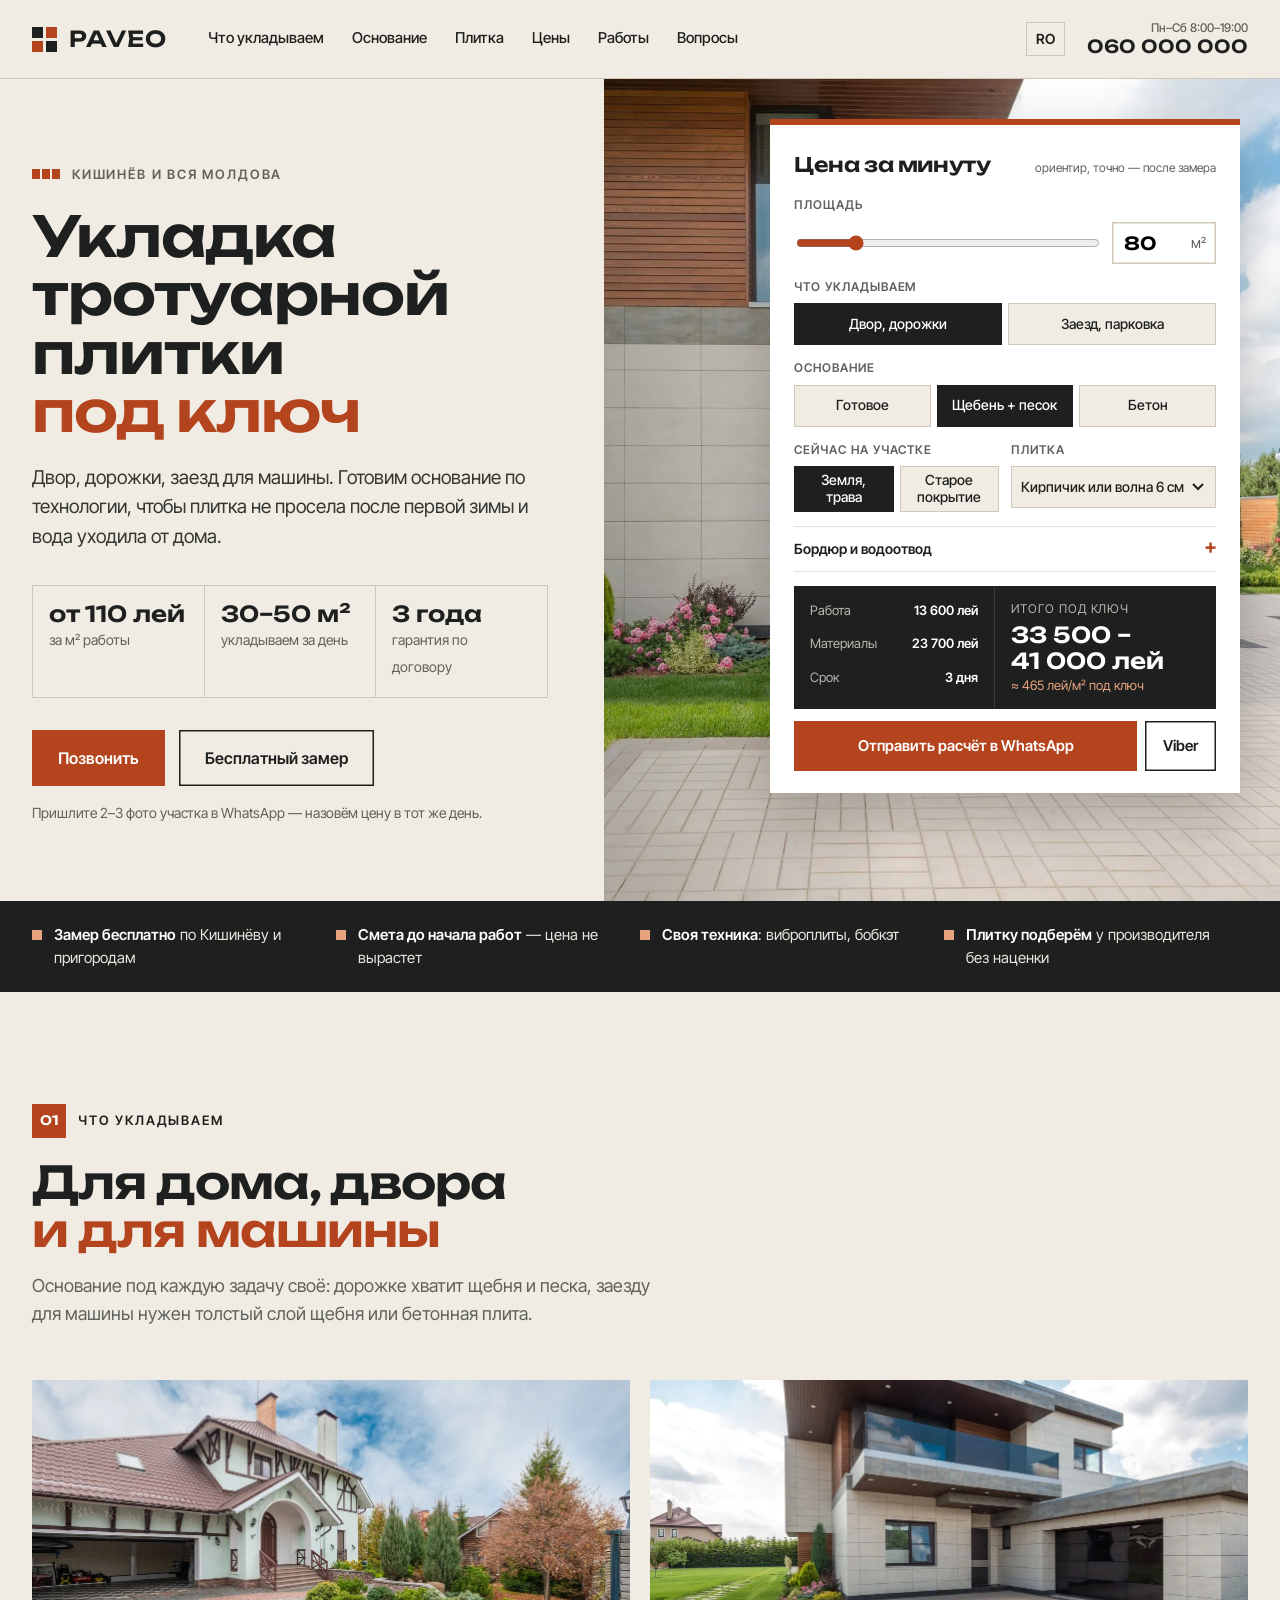
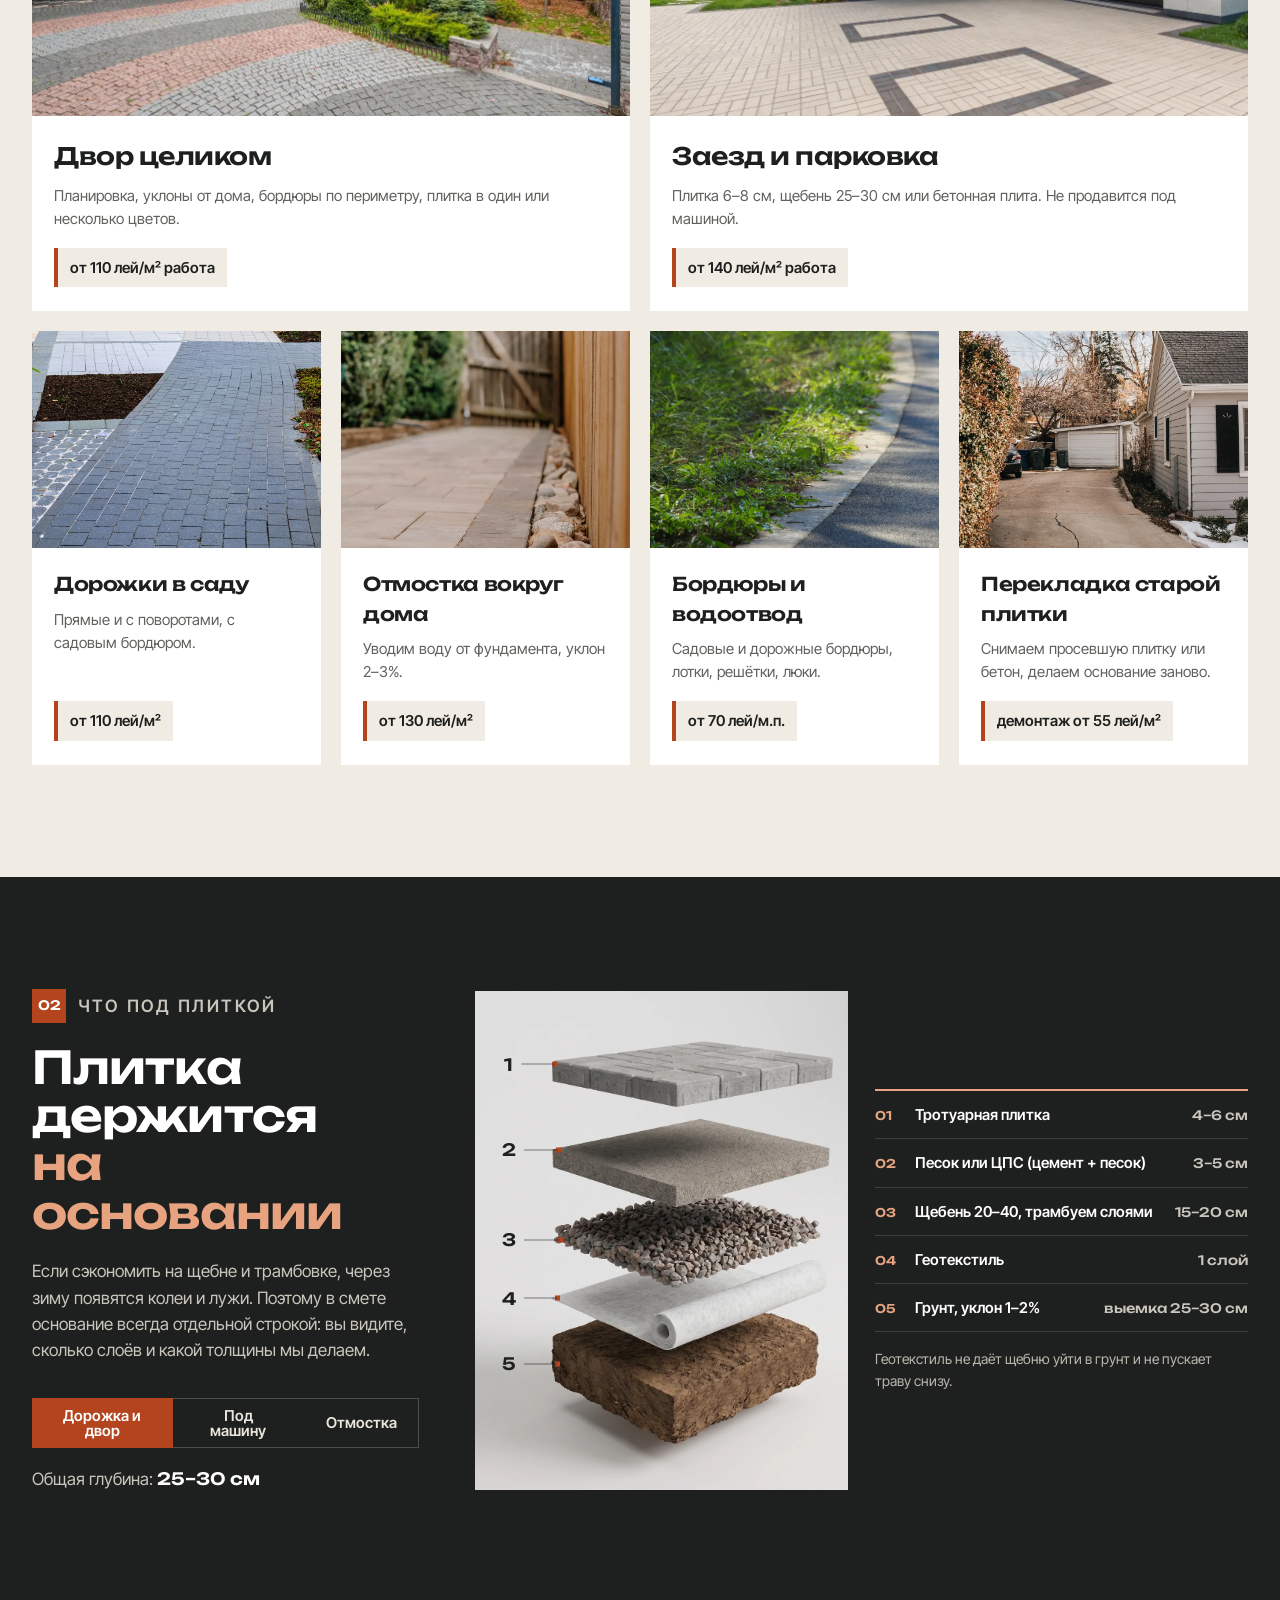
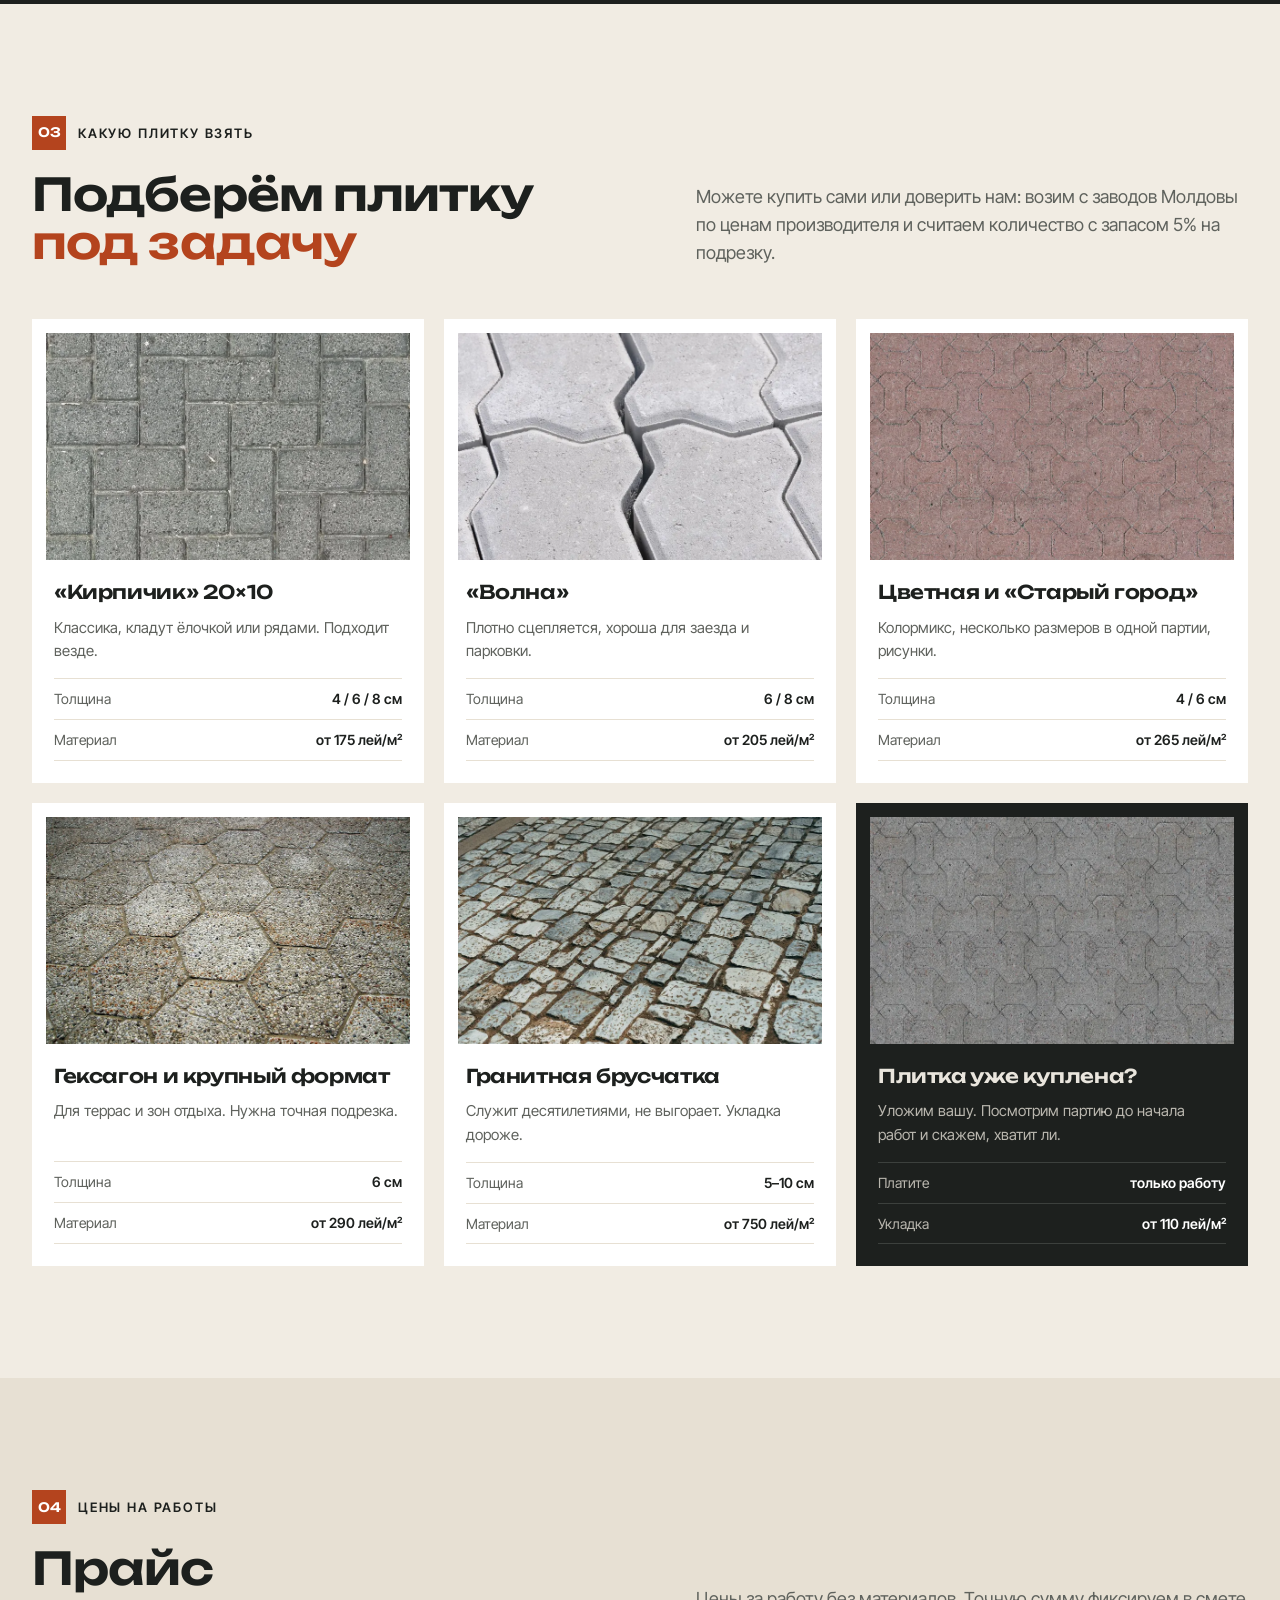
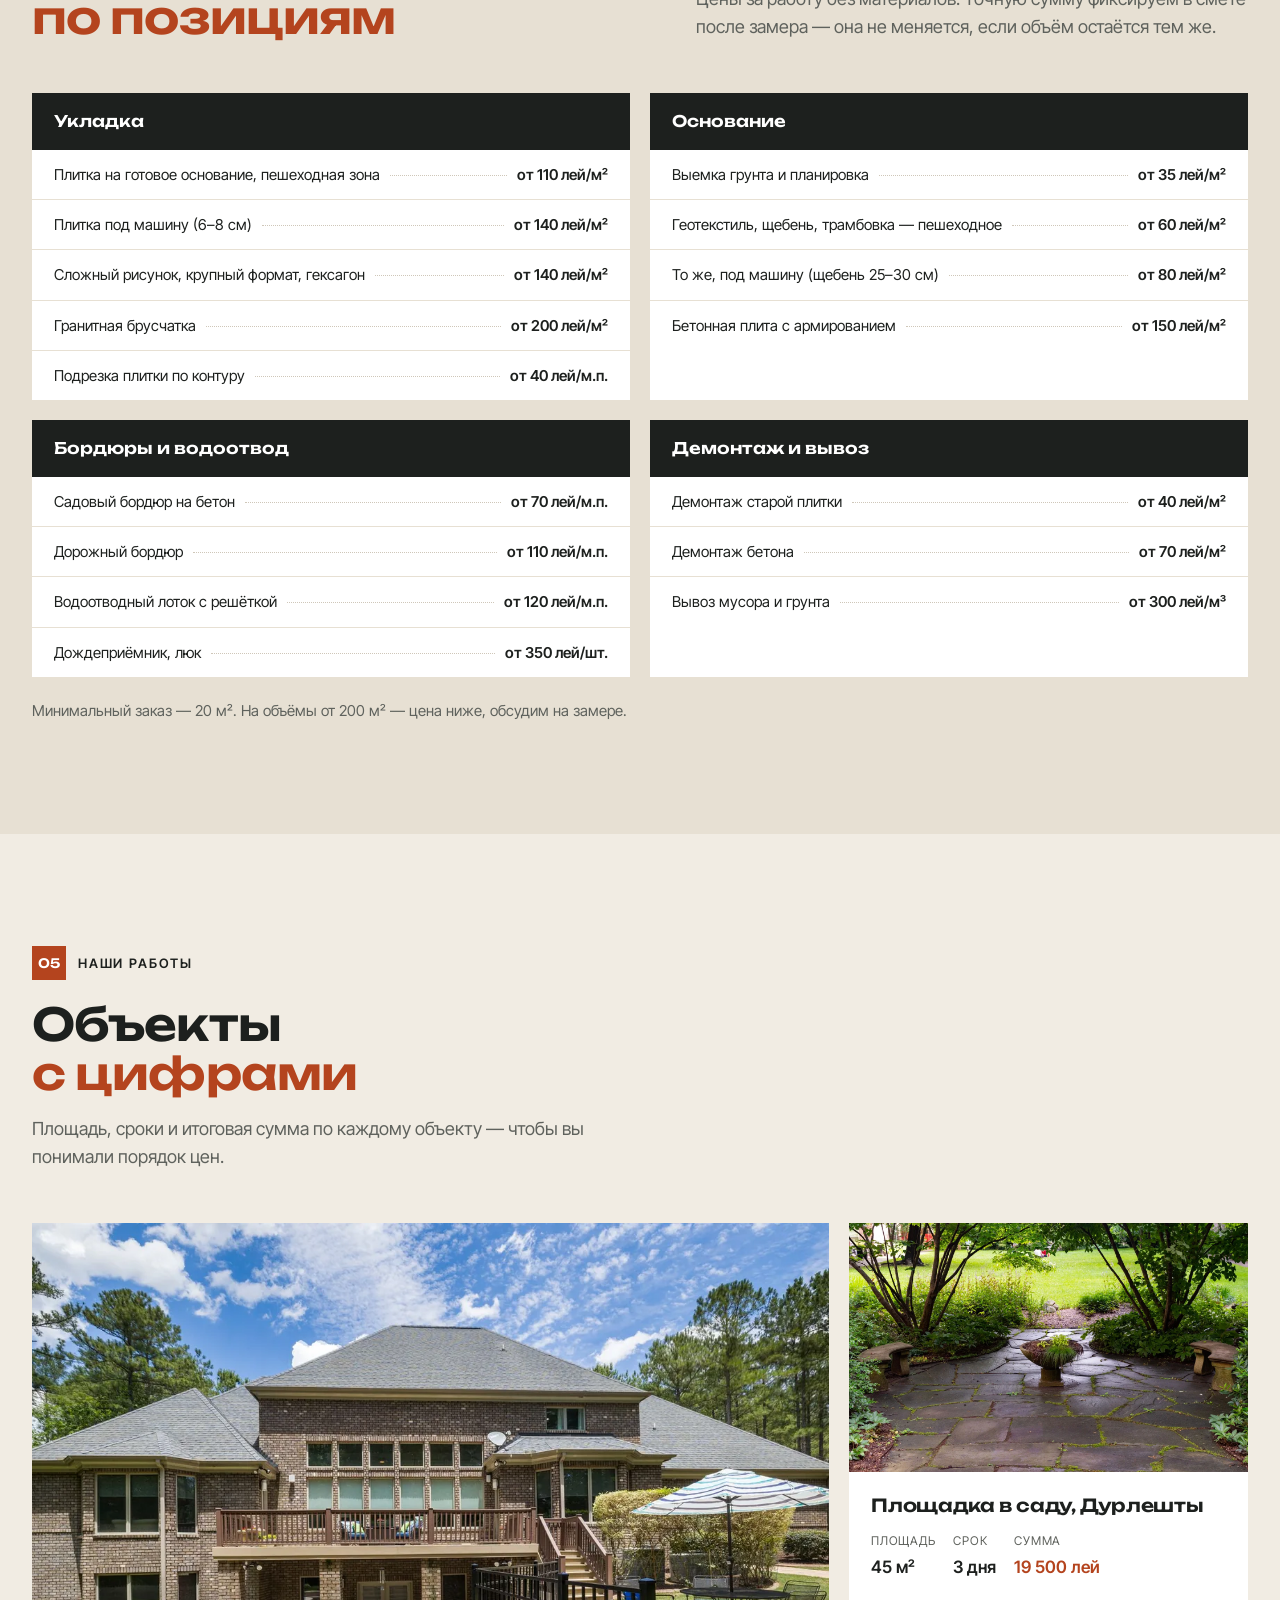
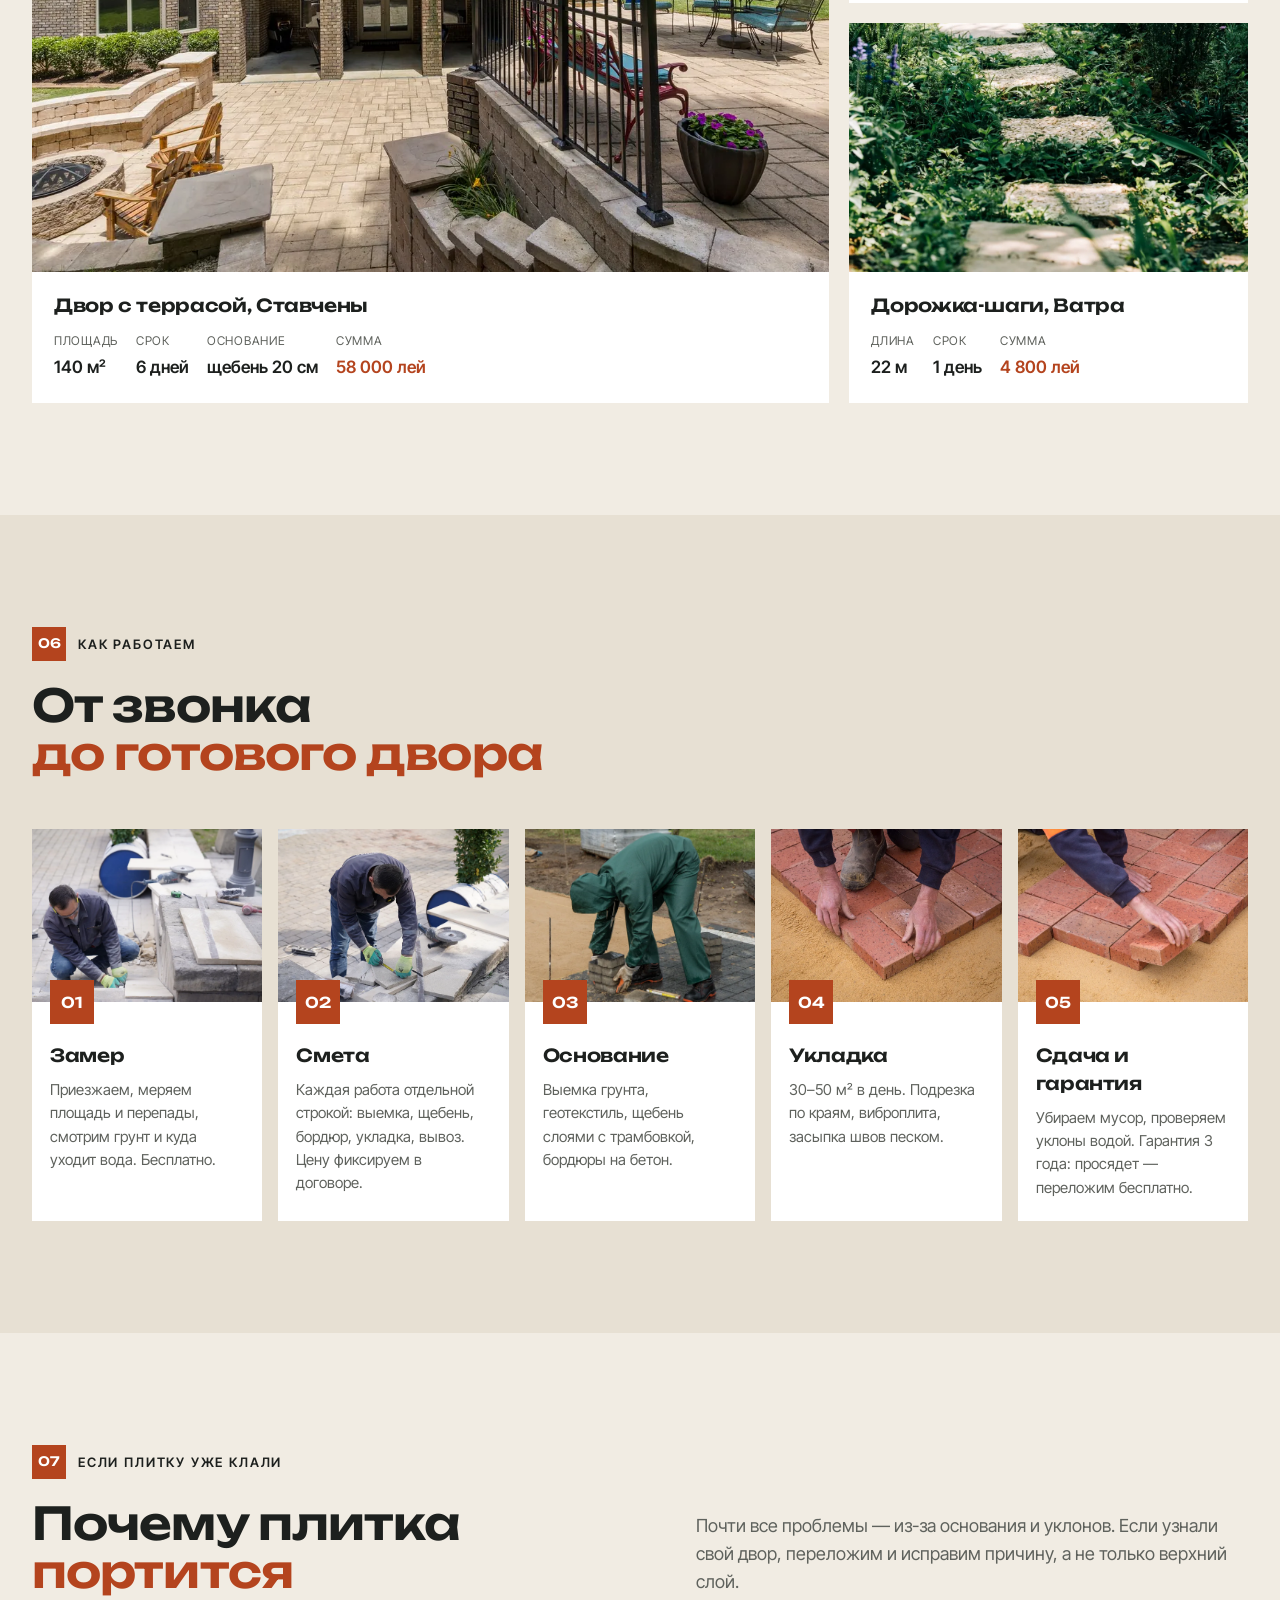
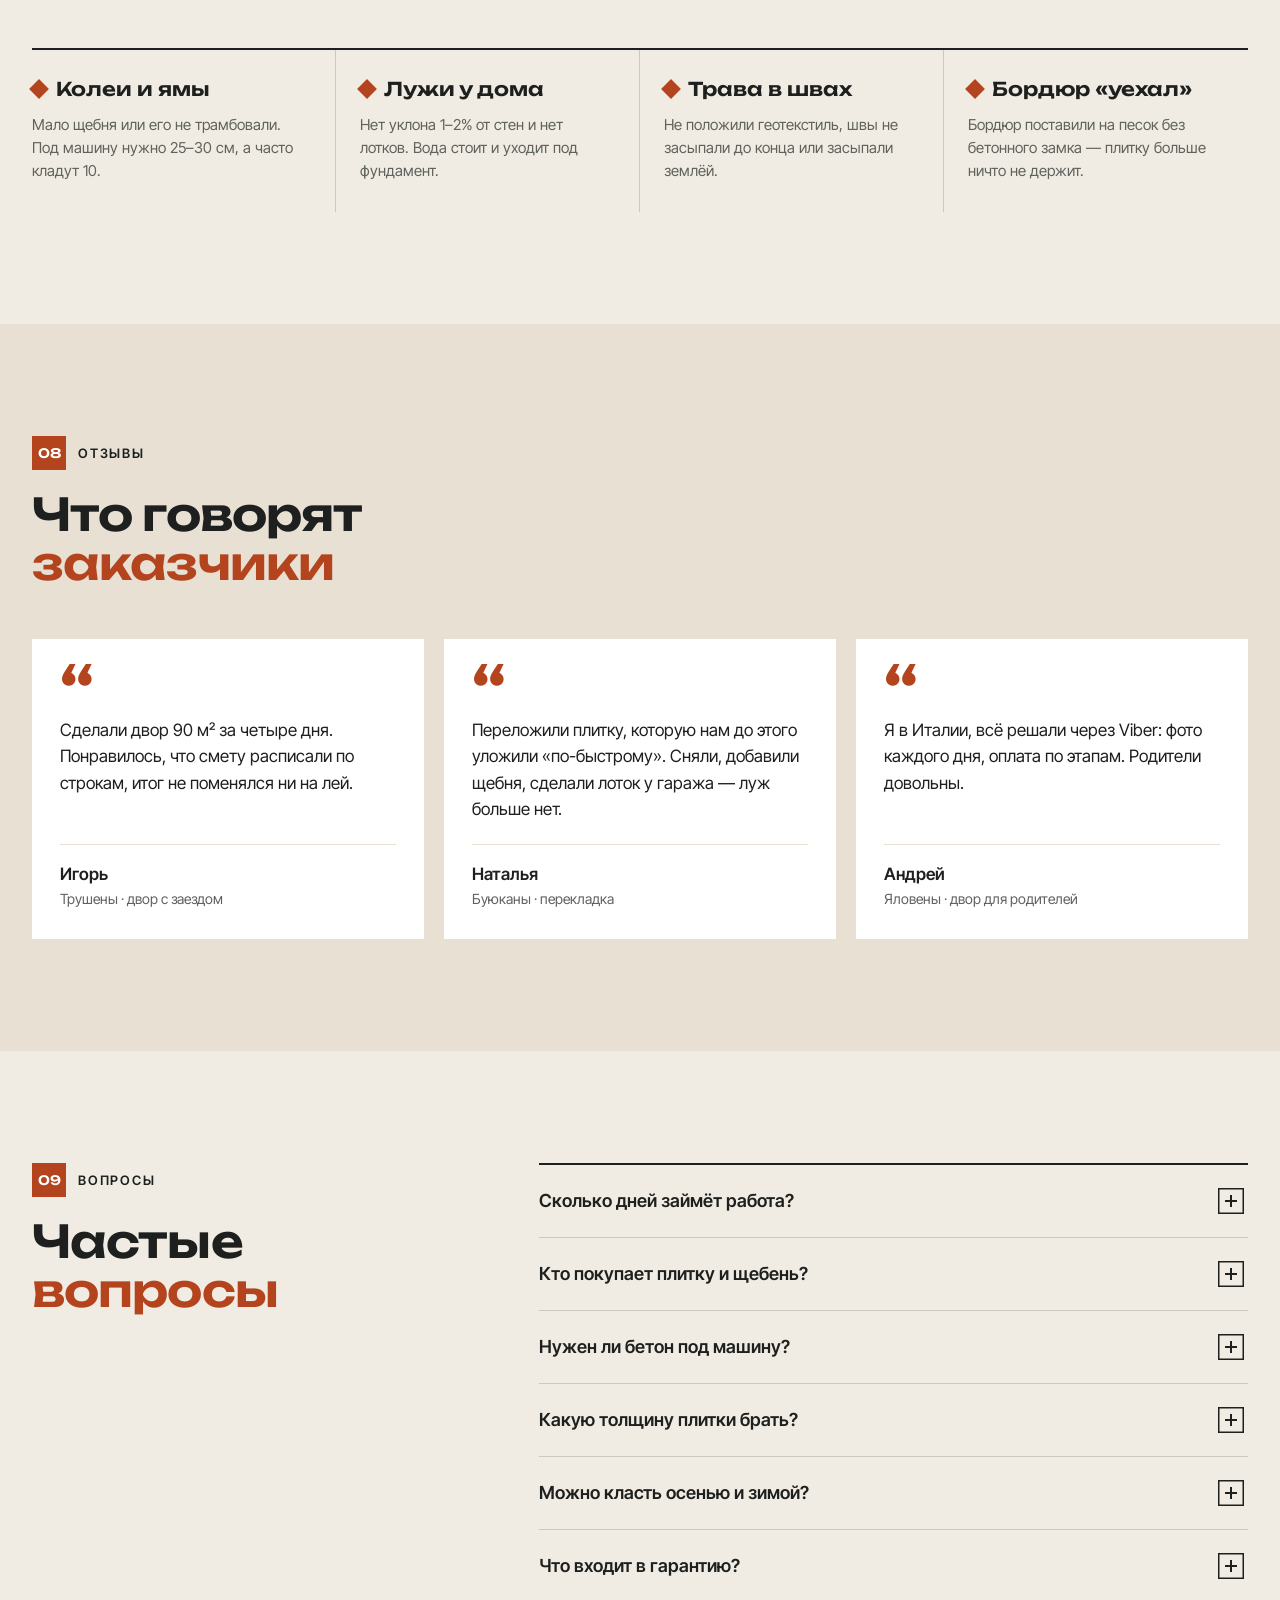
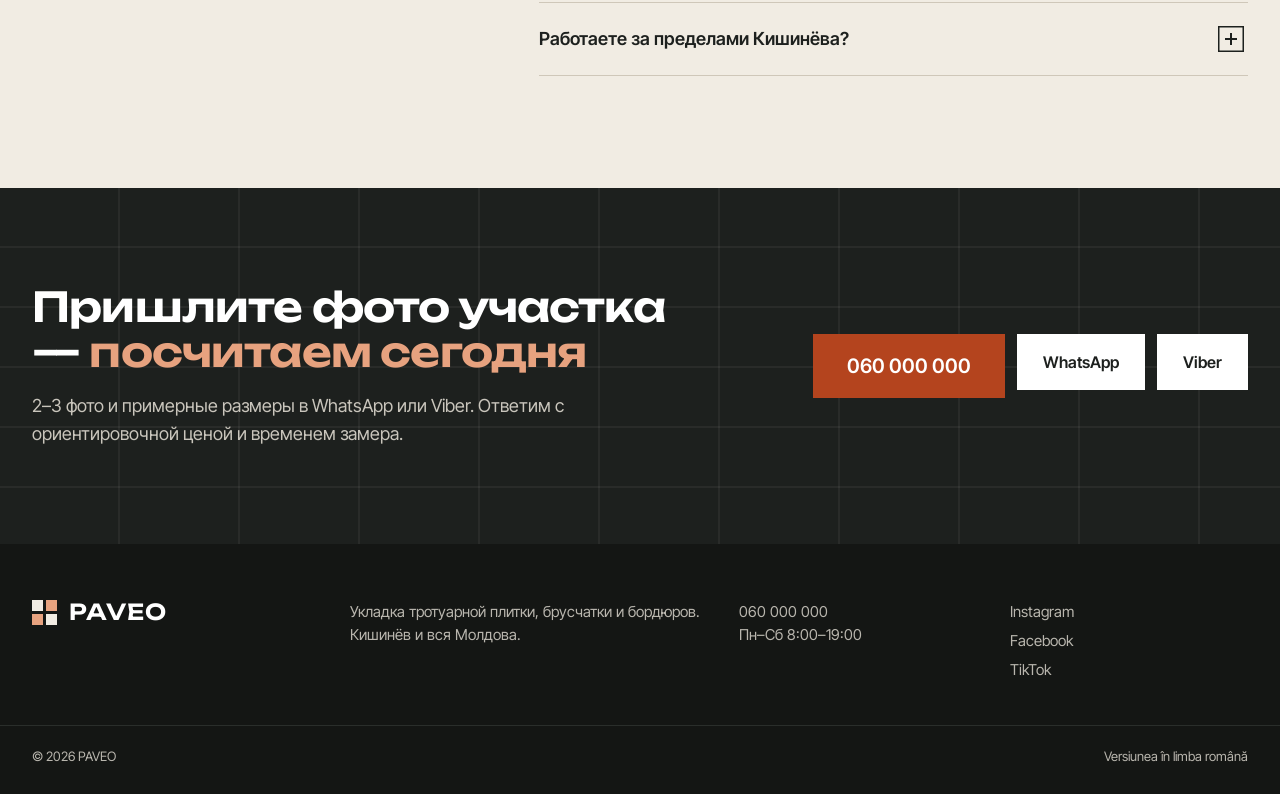
<file: index.html>
<!doctype html>
<html lang="ru">
<head>
<meta charset="utf-8">
<meta name="viewport" content="width=device-width, initial-scale=1">
<title>PAVEO — укладка тротуарной плитки под ключ в Кишинёве и по Молдове · 060 000 000</title>
<meta name="description" content="Укладка тротуарной плитки и брусчатки под ключ: двор, дорожки, заезд и парковка. Основание по технологии, бордюры, водоотвод. Работа от 110 лей/м², 30–50 м² в день, гарантия 3 года. Калькулятор цены онлайн.">
<meta property="og:type" content="website">
<meta property="og:title" content="PAVEO — укладка тротуарной плитки под ключ">
<meta property="og:description" content="Двор, дорожки, заезд для машины. Работа от 110 лей/м², гарантия 3 года. Посчитайте цену онлайн.">
<meta property="og:locale" content="ru_RU">
<meta property="og:url" content="https://webonix-md.github.io/pavaj/">
<meta property="og:image" content="https://webonix-md.github.io/pavaj/img/og/og-square-ru.jpg">
<meta property="og:image:width" content="1200">
<meta property="og:image:height" content="1200">
<link rel="alternate" hreflang="ro" href="ro.html">
<link rel="icon" href="favicon.svg" type="image/svg+xml">
<link rel="preload" href="fonts/Unbounded-SemiBold.woff2" as="font" type="font/woff2" crossorigin>
<link rel="preload" href="fonts/InterTight-Regular.woff2" as="font" type="font/woff2" crossorigin>
<link rel="stylesheet" href="style.css?v=3">
<script type="application/ld+json">{"@context":"https://schema.org","@type":"HomeAndConstructionBusiness","name":"PAVEO","telephone":"+37360000000","areaServed":"Moldova","address":{"@type":"PostalAddress","addressLocality":"Chișinău","addressCountry":"MD"},"openingHours":"Mo-Sa 08:00-19:00","priceRange":"от 110 лей/м²"}</script>
</head>
<body>

<!-- ============ ШАПКА ============ -->
<header class="top" id="top">
  <div class="wrap top__in">
    <a class="logo" href="#top" aria-label="PAVEO — на главную"><i class="logo__mark" aria-hidden="true"><b></b><b></b><b></b><b></b></i>PAVEO</a>
    <nav class="nav" id="nav" aria-label="Меню">
      <a href="#services">Что укладываем</a>
      <a href="#base">Основание</a>
      <a href="#tiles">Плитка</a>
      <a href="#prices">Цены</a>
      <a href="#works">Работы</a>
      <a href="#faq">Вопросы</a>
    </nav>
    <div class="top__right">
      <a class="lang" href="ro.html" hreflang="ro">RO</a>
      <a class="top__tel" href="tel:+37360000000"><small>Пн–Сб 8:00–19:00</small>060 000 000</a>
      <button class="burger" id="burger" aria-label="Открыть меню" aria-expanded="false" aria-controls="nav"><i></i><i></i><i></i></button>
    </div>
  </div>
</header>

<!-- ============ ПЕРВЫЙ ЭКРАН + КАЛЬКУЛЯТОР ============ -->
<section class="hero">
  <div class="hero__text">
    <p class="kicker">Кишинёв и вся Молдова</p>
    <h1>Укладка тротуарной плитки <span>под ключ</span></h1>
    <p class="hero__lead">Двор, дорожки, заезд для машины. Готовим основание по технологии, чтобы плитка не просела после первой зимы и вода уходила от дома.</p>
    <ul class="hero__facts">
      <li><b>от 110 лей</b><span>за м² работы</span></li>
      <li><b>30–50 м²</b><span>укладываем за день</span></li>
      <li><b>3 года</b><span>гарантия по договору</span></li>
    </ul>
    <div class="hero__btns">
      <a class="btn btn--brick" href="tel:+37360000000">Позвонить</a>
      <a class="btn btn--line" href="https://wa.me/37360000000?text=%D0%97%D0%B4%D1%80%D0%B0%D0%B2%D1%81%D1%82%D0%B2%D1%83%D0%B9%D1%82%D0%B5!%20%D0%A5%D0%BE%D1%87%D1%83%20%D0%B2%D1%8B%D0%B7%D0%B2%D0%B0%D1%82%D1%8C%20%D0%BC%D0%B0%D1%81%D1%82%D0%B5%D1%80%D0%B0%20%D0%BD%D0%B0%20%D0%B7%D0%B0%D0%BC%D0%B5%D1%80." target="_blank" rel="noopener">Бесплатный замер</a>
    </div>
    <p class="hero__note">Пришлите 2–3 фото участка в WhatsApp — назовём цену в тот же день.</p>
  </div>

  <div class="hero__media">
    <img class="hero__img" src="img/hero.webp" alt="Заезд к современному дому, выложенный светлой тротуарной плиткой" fetchpriority="high">

    <form class="calc" id="calc" aria-labelledby="calcTitle" onsubmit="return false">
      <div class="calc__head">
        <h2 id="calcTitle">Цена за минуту</h2>
        <span>ориентир, точно — после замера</span>
      </div>

      <div class="calc__row">
        <label class="calc__lbl" for="area">Площадь</label>
        <div class="area">
          <input type="range" id="areaRange" min="10" max="400" step="5" value="80" aria-label="Площадь, м²">
          <div class="area__num"><input type="number" id="area" min="10" max="5000" value="80" inputmode="numeric"><span>м²</span></div>
        </div>
      </div>

      <div class="calc__row">
        <span class="calc__lbl">Что укладываем</span>
        <div class="seg" data-group="use"></div>
      </div>

      <div class="calc__row">
        <span class="calc__lbl">Основание</span>
        <div class="seg seg--3" data-group="base"></div>
      </div>

      <div class="calc__row calc__row--2">
        <div>
          <span class="calc__lbl">Сейчас на участке</span>
          <div class="seg" data-group="old"></div>
        </div>
        <div>
          <label class="calc__lbl" for="tile">Плитка</label>
          <select id="tile" class="select"></select>
        </div>
      </div>

      <details class="calc__more">
        <summary>Бордюр и водоотвод</summary>
        <div class="calc__extras" id="extras"></div>
      </details>

      <div class="calc__sum" aria-live="polite">
        <div class="calc__parts">
          <p><span>Работа</span><b id="sWork">—</b></p>
          <p><span>Материалы</span><b id="sMat">—</b></p>
          <p><span>Срок</span><b id="sDays">—</b></p>
        </div>
        <div class="calc__total">
          <span>Итого под ключ</span>
          <b id="sTotal">—</b>
          <small id="sPerM">—</small>
        </div>
      </div>
      <div class="calc__btns">
        <a class="btn btn--brick" id="sendWa" href="#" target="_blank" rel="noopener">Отправить расчёт в WhatsApp</a>
        <button class="btn btn--line" type="button" id="sendViber">Viber</button>
      </div>
      <p class="calc__toast" id="toast" role="status" hidden>Расчёт скопирован — вставьте его в чат Viber</p>
    </form>
  </div>
</section>

<!-- ============ ПОЛОСА ДОВЕРИЯ ============ -->
<div class="strip">
  <div class="wrap strip__in">
    <p><b>Замер бесплатно</b> по Кишинёву и пригородам</p>
    <p><b>Смета до начала работ</b> — цена не вырастет</p>
    <p><b>Своя техника</b>: виброплиты, бобкэт</p>
    <p><b>Плитку подберём</b> у производителя без наценки</p>
  </div>
</div>

<!-- ============ ЧТО УКЛАДЫВАЕМ ============ -->
<section class="sec" id="services">
  <div class="wrap">
    <div class="head">
      <p class="label"><i>01</i>Что укладываем</p>
      <h2>Для дома, двора <span>и для машины</span></h2>
      <p class="head__lead">Основание под каждую задачу своё: дорожке хватит щебня и песка, заезду для машины нужен толстый слой щебня или бетонная плита.</p>
    </div>

    <div class="svc">
      <article class="svc__card svc__card--big">
        <img src="img/svc-yard.webp" alt="Двор перед домом, выложенный плиткой в два цвета" loading="lazy">
        <div class="svc__body">
          <h3>Двор целиком</h3>
          <p>Планировка, уклоны от дома, бордюры по периметру, плитка в один или несколько цветов.</p>
          <span class="svc__price">от 110 лей/м² работа</span>
        </div>
      </article>
      <article class="svc__card svc__card--big">
        <img src="img/svc-parking.webp" alt="Площадка для машины у современного дома из светлой плитки с тёмными вставками" loading="lazy">
        <div class="svc__body">
          <h3>Заезд и парковка</h3>
          <p>Плитка 6–8 см, щебень 25–30 см или бетонная плита. Не продавится под машиной.</p>
          <span class="svc__price">от 140 лей/м² работа</span>
        </div>
      </article>
      <article class="svc__card">
        <img src="img/svc-path.webp" alt="Изогнутая дорожка из тёмной брусчатки в саду" loading="lazy">
        <div class="svc__body">
          <h3>Дорожки в саду</h3>
          <p>Прямые и с поворотами, с садовым бордюром.</p>
          <span class="svc__price">от 110 лей/м²</span>
        </div>
      </article>
      <article class="svc__card">
        <img src="img/svc-around.webp" alt="Плиточная отмостка вдоль забора с декоративной галькой" loading="lazy">
        <div class="svc__body">
          <h3>Отмостка вокруг дома</h3>
          <p>Уводим воду от фундамента, уклон 2–3%.</p>
          <span class="svc__price">от 130 лей/м²</span>
        </div>
      </article>
      <article class="svc__card">
        <img src="img/svc-curb.webp" alt="Бордюр между газоном и дорожкой" loading="lazy">
        <div class="svc__body">
          <h3>Бордюры и водоотвод</h3>
          <p>Садовые и дорожные бордюры, лотки, решётки, люки.</p>
          <span class="svc__price">от 70 лей/м.п.</span>
        </div>
      </article>
      <article class="svc__card">
        <img src="img/svc-repair.webp" alt="Старый потрескавшийся бетон у дома, который нужно заменить" loading="lazy">
        <div class="svc__body">
          <h3>Перекладка старой плитки</h3>
          <p>Снимаем просевшую плитку или бетон, делаем основание заново.</p>
          <span class="svc__price">демонтаж от 55 лей/м²</span>
        </div>
      </article>
    </div>
  </div>
</section>

<!-- ============ ОСНОВАНИЕ (РАЗРЕЗ) ============ -->
<section class="sec sec--dark" id="base">
  <div class="wrap base">
    <div class="base__text">
      <p class="label label--light"><i>02</i>Что под плиткой</p>
      <h2>Плитка держится <span>на основании</span></h2>
      <p>Если сэкономить на щебне и трамбовке, через зиму появятся колеи и лужи. Поэтому в смете основание всегда отдельной строкой: вы видите, сколько слоёв и какой толщины мы делаем.</p>
      <div class="tabs" role="tablist" aria-label="Тип нагрузки">
        <button role="tab" aria-selected="true" data-load="walk">Дорожка и двор</button>
        <button role="tab" aria-selected="false" data-load="car">Под машину</button>
        <button role="tab" aria-selected="false" data-load="otm">Отмостка</button>
      </div>
      <p class="base__depth">Общая глубина: <b id="depth">25–30 см</b></p>
    </div>

    <div class="pie" data-pie="walk">
      <div class="pie__img"><img src="img/pie-walk.webp" alt="Слои под дорожкой и двором: плитка, песок или ЦПС, щебень, геотекстиль, грунт" width="1000" height="1339"><i class="pie__dot" style="left:9%;top:14.6%;--to:22.4">1</i><i class="pie__dot" style="left:9%;top:31.7%;--to:22.6">2</i><i class="pie__dot" style="left:9%;top:49.7%;--to:23.0">3</i><i class="pie__dot" style="left:9%;top:61.5%;--to:22.3">4</i><i class="pie__dot" style="left:9%;top:74.6%;--to:22.3">5</i></div>
      <div class="pie__side">
        <ol class="pie__list"><li><b>Тротуарная плитка</b><span>4–6 см</span></li><li><b>Песок или ЦПС (цемент + песок)</b><span>3–5 см</span></li><li><b>Щебень 20–40, трамбуем слоями</b><span>15–20 см</span></li><li><b>Геотекстиль</b><span>1 слой</span></li><li><b>Грунт, уклон 1–2%</b><span>выемка 25–30 см</span></li></ol>
        <p class="pie__note">Геотекстиль не даёт щебню уйти в грунт и не пускает траву снизу.</p>
      </div>
    </div>
    <div class="pie" data-pie="car" hidden>
      <div class="pie__img"><img src="img/pie-car.webp" alt="Слои под заездом для машины: толстая плитка, песок, толстый слой щебня, геотекстиль, грунт" width="1000" height="1339" loading="lazy"><i class="pie__dot" style="left:9%;top:14.6%;--to:22.4">1</i><i class="pie__dot" style="left:9%;top:25.8%;--to:22.2">2</i><i class="pie__dot" style="left:9%;top:43.5%;--to:22.7">3</i><i class="pie__dot" style="left:9%;top:60.3%;--to:22.5">4</i><i class="pie__dot" style="left:9%;top:72%;--to:23.5">5</i></div>
      <div class="pie__side">
        <ol class="pie__list"><li><b>Тротуарная плитка</b><span>6–8 см</span></li><li><b>Песок</b><span>3–5 см</span></li><li><b>Щебень 20–40, трамбуем слоями</b><span>25–30 см</span></li><li><b>Геотекстиль</b><span>1 слой</span></li><li><b>Грунт, уклон 1–2%</b><span>выемка 35–45 см</span></li></ol>
        <p class="pie__note">Под машину щебня почти вдвое больше, а плитка толще — тогда не появятся колеи.</p>
      </div>
    </div>
    <div class="pie" data-pie="otm" hidden>
      <div class="pie__img"><img src="img/pie-otmostka.webp" alt="Слои отмостки: плитка, песчано-цементная смесь, гидроизоляция, щебень, песок, утеплитель, песок" width="1000" height="1339" loading="lazy"><i class="pie__dot" style="left:9%;top:14.6%;--to:22.4">1</i><i class="pie__dot" style="left:9%;top:26.6%;--to:22.6">2</i><i class="pie__dot" style="left:9%;top:39.3%;--to:22.2">3</i><i class="pie__dot" style="left:9%;top:49.9%;--to:22.9">4</i><i class="pie__dot" style="left:9%;top:61.5%;--to:22.3">5</i><i class="pie__dot" style="left:9%;top:70.6%;--to:22.5">6</i><i class="pie__dot" style="left:9%;top:80.5%;--to:25">7</i></div>
      <div class="pie__side">
        <ol class="pie__list"><li><b>Тротуарная плитка</b><span>4 см</span></li><li><b>Песчано-цементная смесь</b><span>5 см</span></li><li><b>Гидроизоляция рулонная</b><span>1 слой</span></li><li><b>Щебень фракции 5–20</b><span>8 см</span></li><li><b>Песок</b><span>10 см</span></li><li><b>Утеплитель (пеноплекс)</b><span>5 см</span></li><li><b>Тонкий слой песка</b><span>2 см</span></li></ol>
        <p class="pie__note">Утеплитель не даёт грунту у фундамента промерзать и вспучиваться, гидроизоляция не пускает воду к стенам дома.</p>
      </div>
    </div>
  </div>
</section>

<!-- ============ ПЛИТКА ============ -->
<section class="sec" id="tiles">
  <div class="wrap">
    <div class="head head--row">
      <div>
        <p class="label"><i>03</i>Какую плитку взять</p>
        <h2>Подберём плитку <span>под задачу</span></h2>
      </div>
      <p class="head__lead">Можете купить сами или доверить нам: возим с заводов Молдовы по ценам производителя и считаем количество с запасом 5% на подрезку.</p>
    </div>

    <div class="tiles">
      <article class="tile">
        <div class="tile__img"><img src="img/mat-kirpich.webp" alt="Серая плитка «кирпичик», уложенная ёлочкой" loading="lazy"></div>
        <h3>«Кирпичик» 20×10</h3>
        <p>Классика, кладут ёлочкой или рядами. Подходит везде.</p>
        <dl><dt>Толщина</dt><dd>4 / 6 / 8 см</dd><dt>Материал</dt><dd>от 175 лей/м²</dd></dl>
      </article>
      <article class="tile">
        <div class="tile__img"><img src="img/mat-volna.webp" alt="Серая плитка «волна»" loading="lazy"></div>
        <h3>«Волна»</h3>
        <p>Плотно сцепляется, хороша для заезда и парковки.</p>
        <dl><dt>Толщина</dt><dd>6 / 8 см</dd><dt>Материал</dt><dd>от 205 лей/м²</dd></dl>
      </article>
      <article class="tile">
        <div class="tile__img"><img src="img/mat-color.webp" alt="Плитка терракотового цвета с фигурным рисунком" loading="lazy"></div>
        <h3>Цветная и «Старый город»</h3>
        <p>Колормикс, несколько размеров в одной партии, рисунки.</p>
        <dl><dt>Толщина</dt><dd>4 / 6 см</dd><dt>Материал</dt><dd>от 265 лей/м²</dd></dl>
      </article>
      <article class="tile">
        <div class="tile__img"><img src="img/mat-hex.webp" alt="Шестигранная плитка с каменной крошкой" loading="lazy"></div>
        <h3>Гексагон и крупный формат</h3>
        <p>Для террас и зон отдыха. Нужна точная подрезка.</p>
        <dl><dt>Толщина</dt><dd>6 см</dd><dt>Материал</dt><dd>от 290 лей/м²</dd></dl>
      </article>
      <article class="tile">
        <div class="tile__img"><img src="img/mat-granit.webp" alt="Гранитная колотая брусчатка" loading="lazy"></div>
        <h3>Гранитная брусчатка</h3>
        <p>Служит десятилетиями, не выгорает. Укладка дороже.</p>
        <dl><dt>Толщина</dt><dd>5–10 см</dd><dt>Материал</dt><dd>от 750 лей/м²</dd></dl>
      </article>
      <article class="tile tile--own">
        <div class="tile__img"><img src="img/mat-vibro.webp" alt="Серая вибропрессованная плитка" loading="lazy"></div>
        <h3>Плитка уже куплена?</h3>
        <p>Уложим вашу. Посмотрим партию до начала работ и скажем, хватит ли.</p>
        <dl><dt>Платите</dt><dd>только работу</dd><dt>Укладка</dt><dd>от 110 лей/м²</dd></dl>
      </article>
    </div>
  </div>
</section>

<!-- ============ ЦЕНЫ ============ -->
<section class="sec sec--sand" id="prices">
  <div class="wrap">
    <div class="head head--row">
      <div>
        <p class="label"><i>04</i>Цены на работы</p>
        <h2>Прайс <span>по позициям</span></h2>
      </div>
      <p class="head__lead">Цены за работу без материалов. Точную сумму фиксируем в смете после замера — она не меняется, если объём остаётся тем же.</p>
    </div>
    <div class="price" id="priceTable"></div>
    <p class="price__note">Минимальный заказ — 20 м². На объёмы от 200 м² — цена ниже, обсудим на замере.</p>
  </div>
</section>

<!-- ============ РАБОТЫ ============ -->
<section class="sec" id="works">
  <div class="wrap">
    <div class="head">
      <p class="label"><i>05</i>Наши работы</p>
      <h2>Объекты <span>с цифрами</span></h2>
      <p class="head__lead">Площадь, сроки и итоговая сумма по каждому объекту — чтобы вы понимали порядок цен.</p>
    </div>
    <div class="works">
      <article class="work work--big">
        <img src="img/work-1.webp" alt="Задний двор частного дома с террасой и площадкой из плитки" loading="lazy">
        <div class="work__info">
          <h3>Двор с террасой, Ставчены</h3>
          <dl><dt>Площадь</dt><dd>140 м²</dd><dt>Срок</dt><dd>6 дней</dd><dt>Основание</dt><dd>щебень 20 см</dd><dt>Сумма</dt><dd>58 000 лей</dd></dl>
        </div>
      </article>
      <article class="work">
        <img src="img/work-2.webp" alt="Круглая площадка из плитки в саду" loading="lazy">
        <div class="work__info">
          <h3>Площадка в саду, Дурлешты</h3>
          <dl><dt>Площадь</dt><dd>45 м²</dd><dt>Срок</dt><dd>3 дня</dd><dt>Сумма</dt><dd>19 500 лей</dd></dl>
        </div>
      </article>
      <article class="work">
        <img src="img/work-3.webp" alt="Садовая дорожка из отдельных плит среди зелени" loading="lazy">
        <div class="work__info">
          <h3>Дорожка-шаги, Ватра</h3>
          <dl><dt>Длина</dt><dd>22 м</dd><dt>Срок</dt><dd>1 день</dd><dt>Сумма</dt><dd>4 800 лей</dd></dl>
        </div>
      </article>
    </div>
  </div>
</section>

<!-- ============ ЭТАПЫ ============ -->
<section class="sec sec--sand" id="steps">
  <div class="wrap">
    <div class="head">
      <p class="label"><i>06</i>Как работаем</p>
      <h2>От звонка <span>до готового двора</span></h2>
    </div>
    <ol class="steps">
      <li class="step">
        <img src="img/step-measure.webp" alt="Мастер размечает плитку на объекте" loading="lazy">
        <div><h3>Замер</h3><p>Приезжаем, меряем площадь и перепады, смотрим грунт и куда уходит вода. Бесплатно.</p></div>
      </li>
      <li class="step">
        <img src="img/step-cut.webp" alt="Мастер отмечает линию реза на плитке" loading="lazy">
        <div><h3>Смета</h3><p>Каждая работа отдельной строкой: выемка, щебень, бордюр, укладка, вывоз. Цену фиксируем в договоре.</p></div>
      </li>
      <li class="step">
        <img src="img/step-base.webp" alt="Рабочий готовит основание под плитку" loading="lazy">
        <div><h3>Основание</h3><p>Выемка грунта, геотекстиль, щебень слоями с трамбовкой, бордюры на бетон.</p></div>
      </li>
      <li class="step">
        <img src="img/step-lay.webp" alt="Руки мастера укладывают плитку на песок" loading="lazy">
        <div><h3>Укладка</h3><p>30–50 м² в день. Подрезка по краям, виброплита, засыпка швов песком.</p></div>
      </li>
      <li class="step">
        <img src="img/brigade.webp" alt="Мастер выравнивает ряд плитки" loading="lazy">
        <div><h3>Сдача и гарантия</h3><p>Убираем мусор, проверяем уклоны водой. Гарантия 3 года: просядет — переложим бесплатно.</p></div>
      </li>
    </ol>
  </div>
</section>

<!-- ============ ПОЧЕМУ ПРОСЕДАЕТ ============ -->
<section class="sec" id="mistakes">
  <div class="wrap">
    <div class="head head--row">
      <div>
        <p class="label"><i>07</i>Если плитку уже клали</p>
        <h2>Почему плитка <span>портится</span></h2>
      </div>
      <p class="head__lead">Почти все проблемы — из-за основания и уклонов. Если узнали свой двор, переложим и исправим причину, а не только верхний слой.</p>
    </div>
    <div class="bugs">
      <article class="bug"><b>Колеи и ямы</b><p>Мало щебня или его не трамбовали. Под машину нужно 25–30 см, а часто кладут 10.</p></article>
      <article class="bug"><b>Лужи у дома</b><p>Нет уклона 1–2% от стен и нет лотков. Вода стоит и уходит под фундамент.</p></article>
      <article class="bug"><b>Трава в швах</b><p>Не положили геотекстиль, швы не засыпали до конца или засыпали землёй.</p></article>
      <article class="bug"><b>Бордюр «уехал»</b><p>Бордюр поставили на песок без бетонного замка — плитку больше ничто не держит.</p></article>
    </div>
  </div>
</section>

<!-- ============ ОТЗЫВЫ ============ -->
<section class="sec sec--sand" id="reviews">
  <div class="wrap">
    <div class="head">
      <p class="label"><i>08</i>Отзывы</p>
      <h2>Что говорят <span>заказчики</span></h2>
    </div>
    <div class="reviews">
      <blockquote class="review"><p>Сделали двор 90 м² за четыре дня. Понравилось, что смету расписали по строкам, итог не поменялся ни на лей.</p><footer><b>Игорь</b><span>Трушены · двор с заездом</span></footer></blockquote>
      <blockquote class="review"><p>Переложили плитку, которую нам до этого уложили «по-быстрому». Сняли, добавили щебня, сделали лоток у гаража — луж больше нет.</p><footer><b>Наталья</b><span>Буюканы · перекладка</span></footer></blockquote>
      <blockquote class="review"><p>Я в Италии, всё решали через Viber: фото каждого дня, оплата по этапам. Родители довольны.</p><footer><b>Андрей</b><span>Яловены · двор для родителей</span></footer></blockquote>
    </div>
  </div>
</section>

<!-- ============ ВОПРОСЫ ============ -->
<section class="sec" id="faq">
  <div class="wrap faq">
    <div class="head">
      <p class="label"><i>09</i>Вопросы</p>
      <h2>Частые <span>вопросы</span></h2>
    </div>
    <div class="faq__list">
      <details><summary>Сколько дней займёт работа?</summary><p>Бригада укладывает 30–50 м² в день. Ещё 1–2 дня уходит на выемку грунта и основание. Двор 100 м² обычно готов за 4–5 дней. Если делаем бетонную плиту, добавьте 3–5 дней, пока бетон наберёт прочность.</p></details>
      <details><summary>Кто покупает плитку и щебень?</summary><p>Как удобнее. Можем всё привезти сами: плитку с завода по цене производителя, щебень и песок — от карьера. Или уложим вашу плитку, тогда платите только работу.</p></details>
      <details><summary>Нужен ли бетон под машину?</summary><p>Не всегда. Для легковой машины хватает щебня 25–30 см с хорошей трамбовкой и плитки 6–8 см. Бетонная плита нужна для грузовиков, бусов и слабого грунта.</p></details>
      <details><summary>Какую толщину плитки брать?</summary><p>Для дорожек и двора — 4–6 см. Для заезда и парковки — от 6 см, лучше 8. Тонкую плитку под машиной ломает даже на хорошем основании.</p></details>
      <details><summary>Можно класть осенью и зимой?</summary><p>Пока нет морозов и снега — да, работаем до конца ноября. На мёрзлый грунт не кладём: весной всё поведёт. Зимой можно сделать замер и смету, чтобы начать весной первыми.</p></details>
      <details><summary>Что входит в гарантию?</summary><p>Гарантия 3 года по договору. Если плитка просела, пошла волной или уехал бордюр, перекладываем бесплатно. Не входят механические повреждения и нагрузка тяжелее той, под которую делали основание.</p></details>
      <details><summary>Работаете за пределами Кишинёва?</summary><p>Да, по всей Молдове. Замер по Кишинёву и пригородам бесплатный, в районы выезжаем при заказе от 50 м² или считаем по фото.</p></details>
    </div>
  </div>
</section>

<!-- ============ ФИНАЛ ============ -->
<section class="cta" id="contact">
  <div class="wrap cta__in">
    <div>
      <h2>Пришлите фото участка — <span>посчитаем сегодня</span></h2>
      <p>2–3 фото и примерные размеры в WhatsApp или Viber. Ответим с ориентировочной ценой и временем замера.</p>
    </div>
    <div class="cta__btns">
      <a class="btn btn--brick btn--lg" href="tel:+37360000000">060 000 000</a>
      <a class="btn btn--white" href="https://wa.me/37360000000?text=%D0%97%D0%B4%D1%80%D0%B0%D0%B2%D1%81%D1%82%D0%B2%D1%83%D0%B9%D1%82%D0%B5!%20%D0%9E%D1%82%D0%BF%D1%80%D0%B0%D0%B2%D0%BB%D1%8F%D1%8E%20%D1%84%D0%BE%D1%82%D0%BE%20%D1%83%D1%87%D0%B0%D1%81%D1%82%D0%BA%D0%B0%20%D0%B4%D0%BB%D1%8F%20%D1%80%D0%B0%D1%81%D1%87%D1%91%D1%82%D0%B0." target="_blank" rel="noopener">WhatsApp</a>
      <a class="btn btn--white" href="viber://chat?number=%2B37360000000">Viber</a>
    </div>
  </div>
</section>

<footer class="foot">
  <div class="wrap foot__in">
    <a class="logo logo--light" href="#top"><i class="logo__mark" aria-hidden="true"><b></b><b></b><b></b><b></b></i>PAVEO</a>
    <p>Укладка тротуарной плитки, брусчатки и бордюров.<br>Кишинёв и вся Молдова.</p>
    <p><a href="tel:+37360000000">060 000 000</a><br>Пн–Сб 8:00–19:00</p>
    <p class="foot__soc"><a href="#" aria-label="Instagram">Instagram</a><a href="#" aria-label="Facebook">Facebook</a><a href="#" aria-label="TikTok">TikTok</a></p>
  </div>
  <div class="wrap foot__copy"><span>© 2026 PAVEO</span><a href="ro.html" hreflang="ro">Versiunea în limba română</a></div>
</footer>

<div class="mbar">
  <a href="tel:+37360000000">Позвонить</a>
  <a href="https://wa.me/37360000000" target="_blank" rel="noopener">WhatsApp</a>
</div>

<!-- Все цены сайта: калькулятор и прайс считаются отсюда (лей). work — работа, mat — материал. -->
<script type="application/json" id="calc-data">
{
  "phone": "37360000000",
  "minArea": 20,
  "perDay": 40,
  "spread": 0.1,
  "uses": [
    {"id": "walk", "t": "Двор, дорожки", "work": 110},
    {"id": "car", "t": "Заезд, парковка", "work": 140}
  ],
  "bases": [
    {"id": "ready", "t": "Готовое", "s": "есть бетон или ровная площадка", "work": {"walk": 0, "car": 0}, "mat": {"walk": 0, "car": 0}},
    {"id": "gravel", "t": "Щебень + песок", "s": "выемка, геотекстиль, щебень, трамбовка", "work": {"walk": 60, "car": 80}, "mat": {"walk": 70, "car": 110}, "on": true},
    {"id": "concrete", "t": "Бетон", "s": "армированная плита 10–15 см", "work": {"walk": 120, "car": 150}, "mat": {"walk": 200, "car": 260}, "days": 4}
  ],
  "olds": [
    {"id": "ground", "t": "Земля, трава", "work": 0, "on": true},
    {"id": "old", "t": "Старое покрытие", "work": 55}
  ],
  "tiles": [
    {"id": "v4", "t": "Кирпичик 4 см", "mat": 175, "walkOnly": true},
    {"id": "v6", "t": "Кирпичик или волна 6 см", "mat": 215, "on": true},
    {"id": "v8", "t": "Волна 8 см", "mat": 260},
    {"id": "color", "t": "Цветная, «Старый город»", "mat": 265},
    {"id": "big", "t": "Гексагон, крупный формат", "mat": 290, "workAdd": 30},
    {"id": "granite", "t": "Гранитная брусчатка", "mat": 750, "workAdd": 90},
    {"id": "own", "t": "Плитка уже есть", "mat": 0}
  ],
  "extras": [
    {"id": "curbG", "t": "Садовый бордюр", "unit": "м.п.", "work": 70, "mat": 60},
    {"id": "curbR", "t": "Дорожный бордюр", "unit": "м.п.", "work": 110, "mat": 140},
    {"id": "drain", "t": "Водоотводный лоток", "unit": "м.п.", "work": 120, "mat": 180}
  ],
  "price": [
    {"g": "Укладка", "rows": [
      ["Плитка на готовое основание, пешеходная зона", "м²", 110],
      ["Плитка под машину (6–8 см)", "м²", 140],
      ["Сложный рисунок, крупный формат, гексагон", "м²", 140],
      ["Гранитная брусчатка", "м²", 200],
      ["Подрезка плитки по контуру", "м.п.", 40]
    ]},
    {"g": "Основание", "rows": [
      ["Выемка грунта и планировка", "м²", 35],
      ["Геотекстиль, щебень, трамбовка — пешеходное", "м²", 60],
      ["То же, под машину (щебень 25–30 см)", "м²", 80],
      ["Бетонная плита с армированием", "м²", 150]
    ]},
    {"g": "Бордюры и водоотвод", "rows": [
      ["Садовый бордюр на бетон", "м.п.", 70],
      ["Дорожный бордюр", "м.п.", 110],
      ["Водоотводный лоток с решёткой", "м.п.", 120],
      ["Дождеприёмник, люк", "шт.", 350]
    ]},
    {"g": "Демонтаж и вывоз", "rows": [
      ["Демонтаж старой плитки", "м²", 40],
      ["Демонтаж бетона", "м²", 70],
      ["Вывоз мусора и грунта", "м³", 300]
    ]}
  ]
}
</script>
<script src="main.js?v=3"></script>
</body>
</html>
</file>
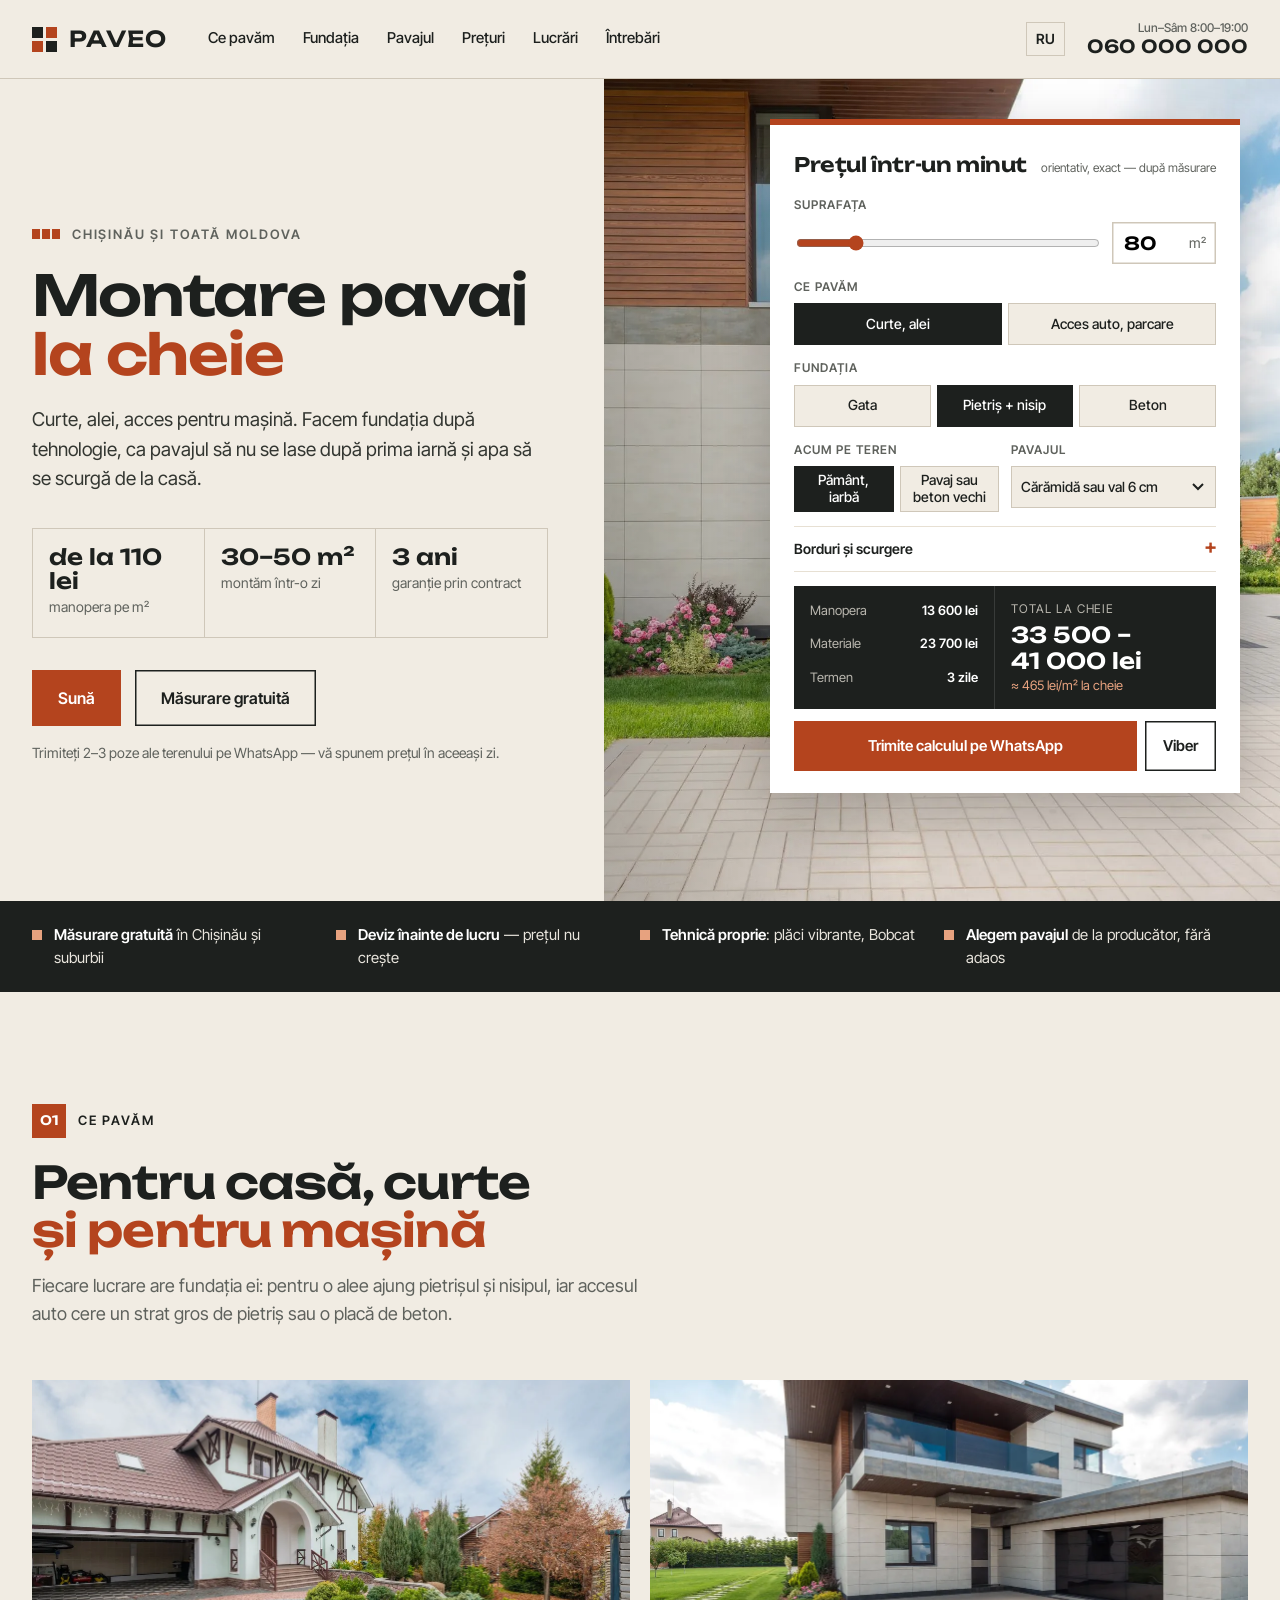
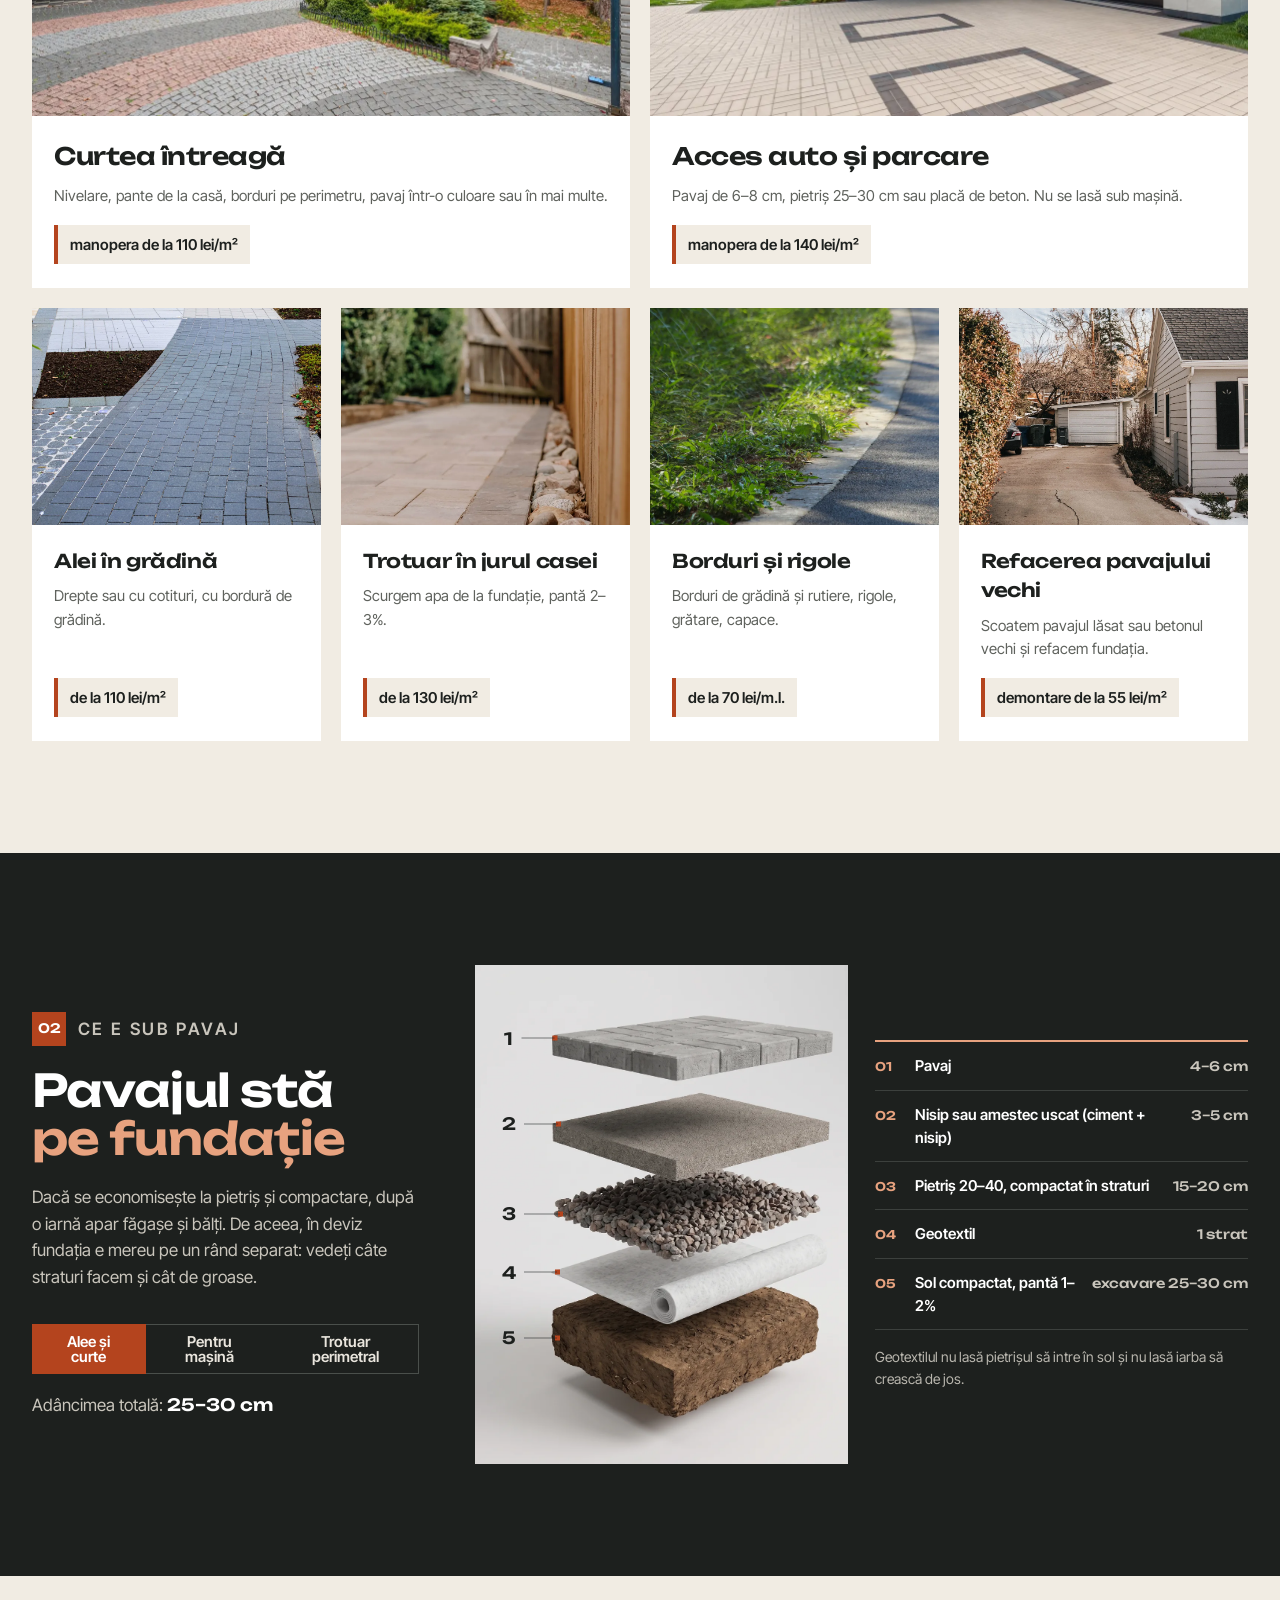
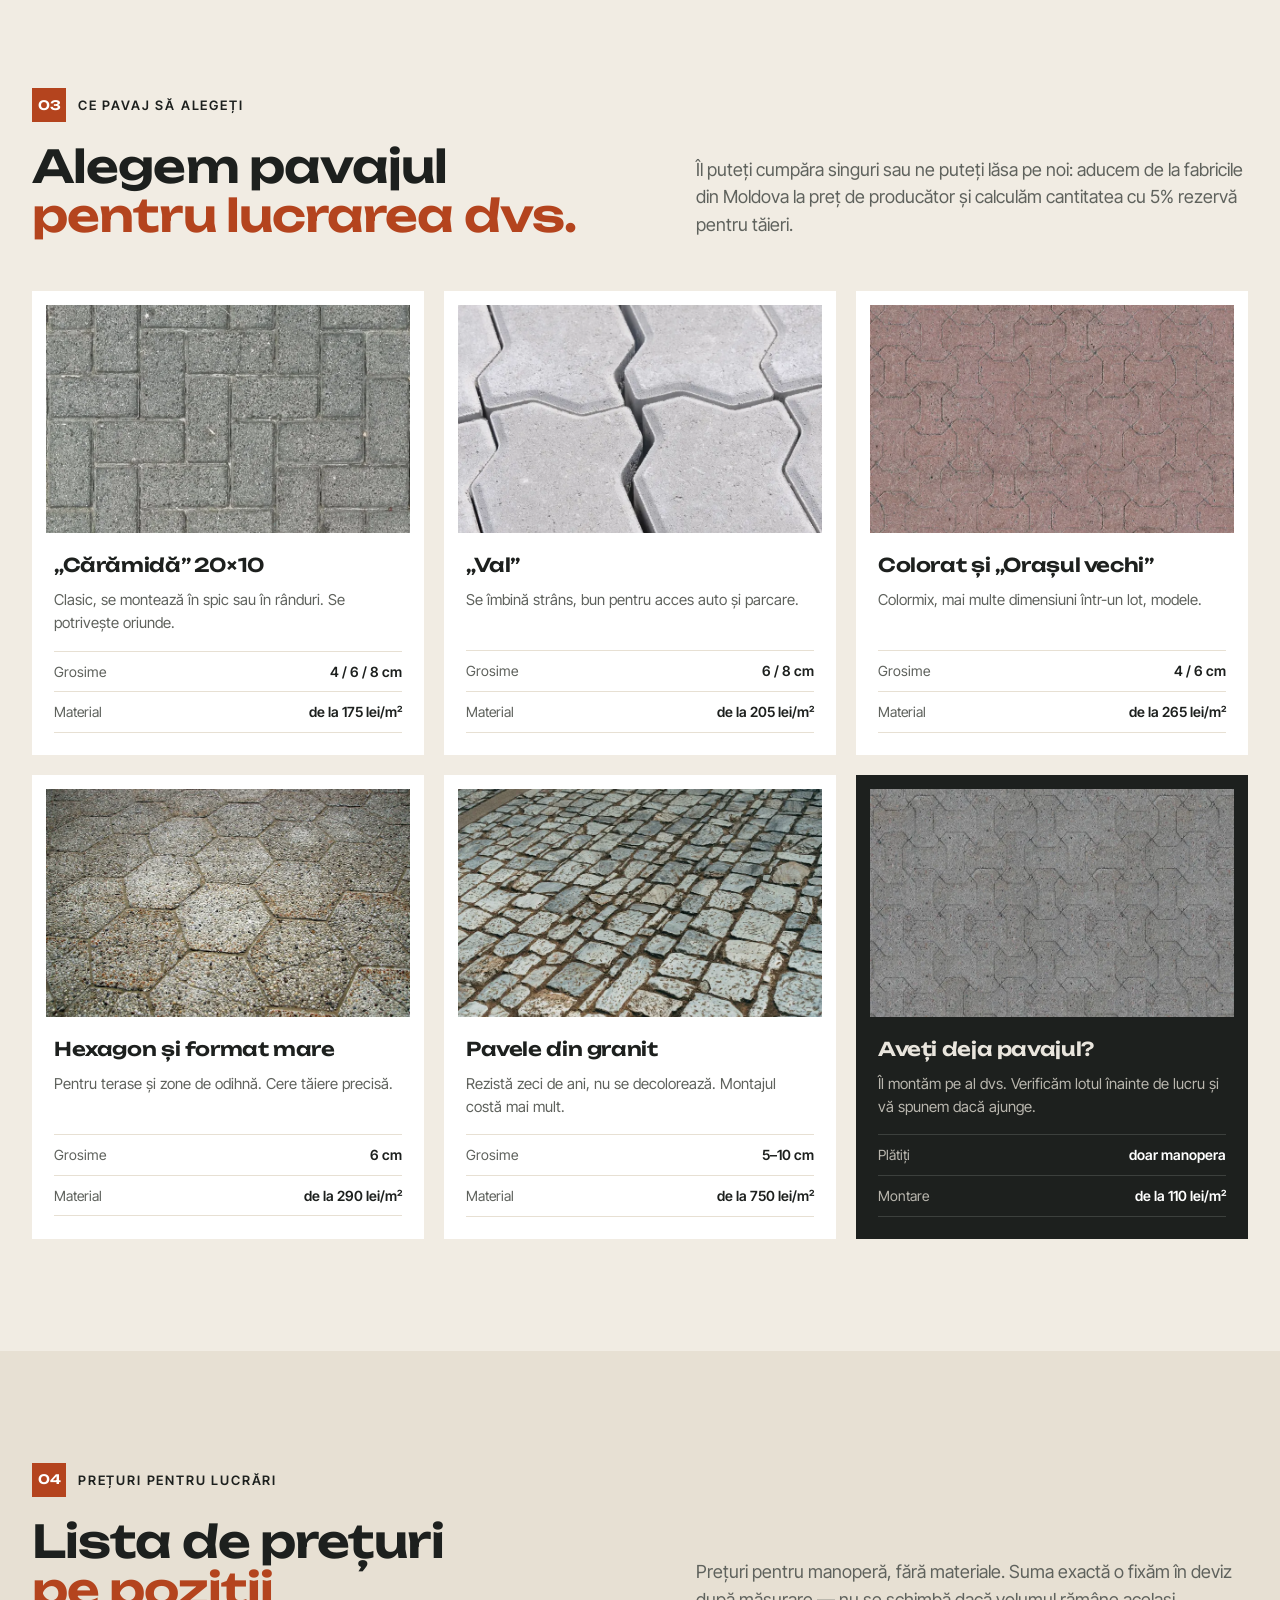
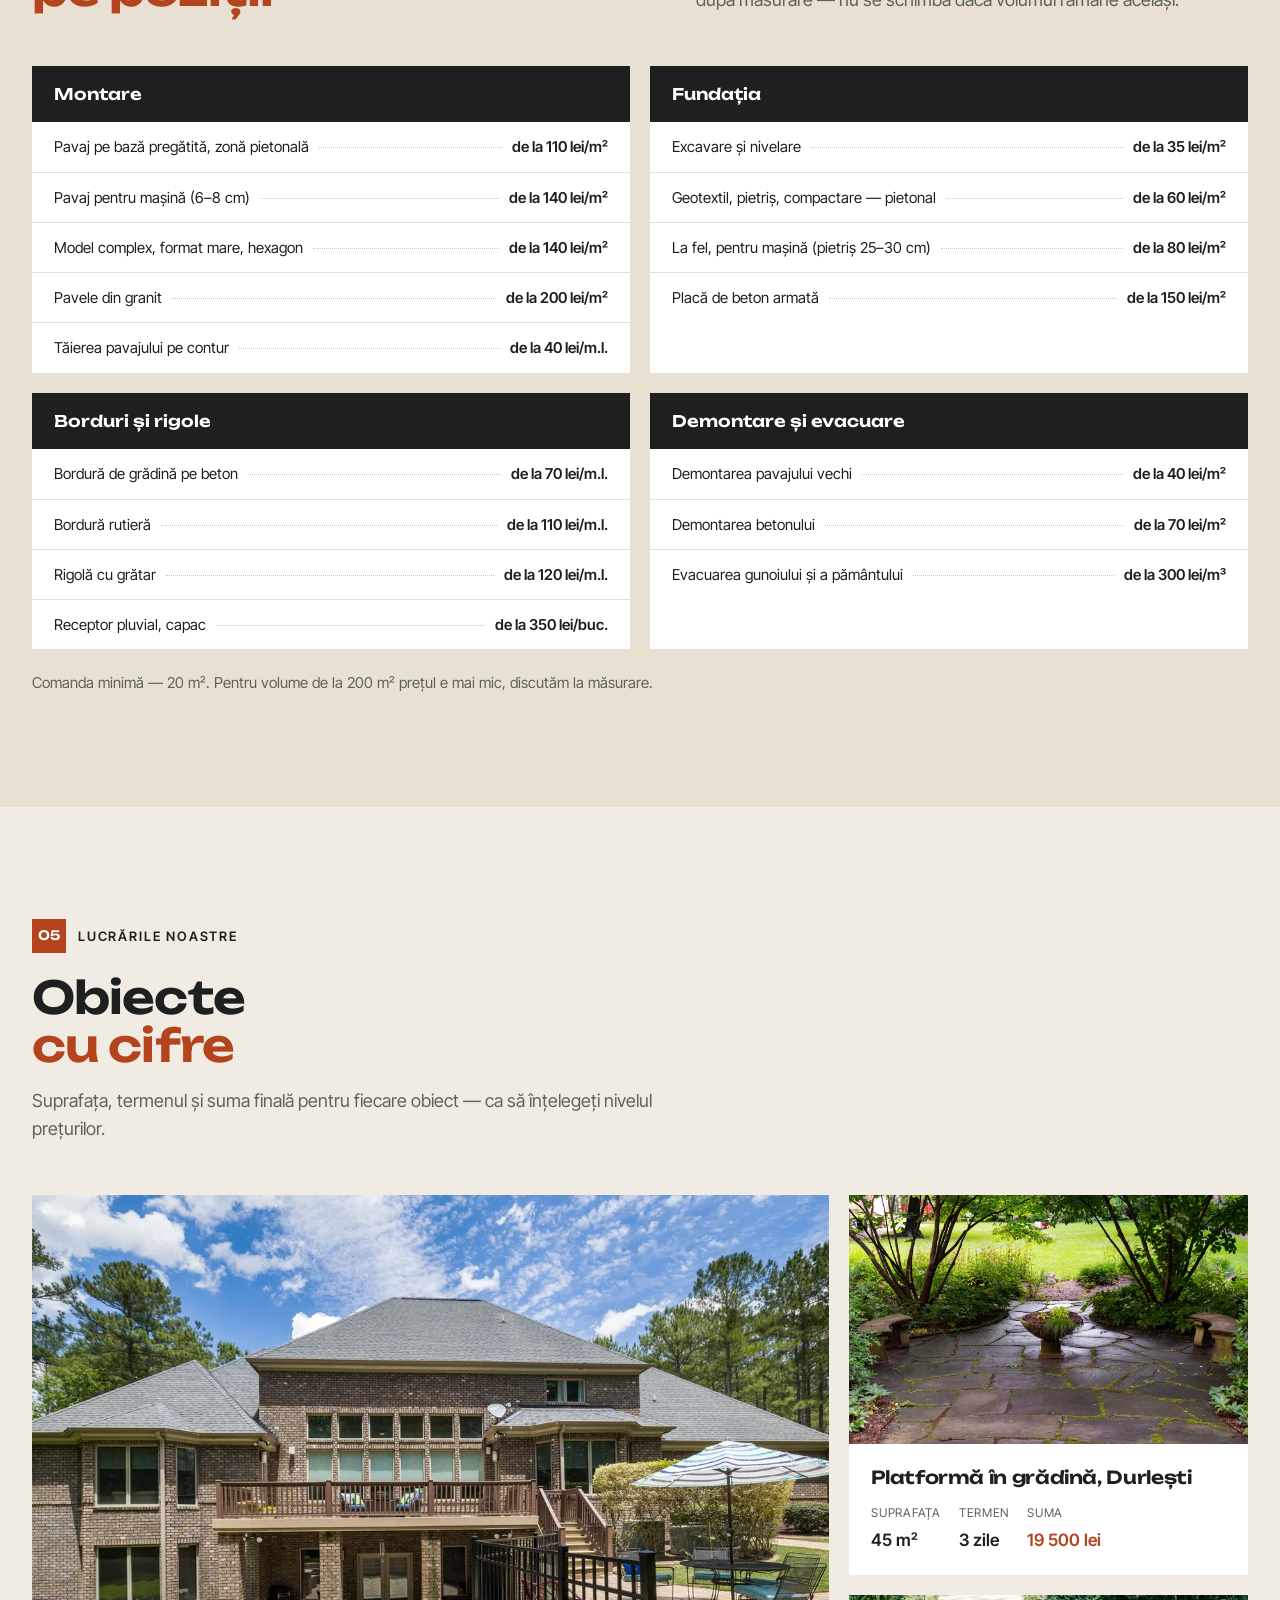
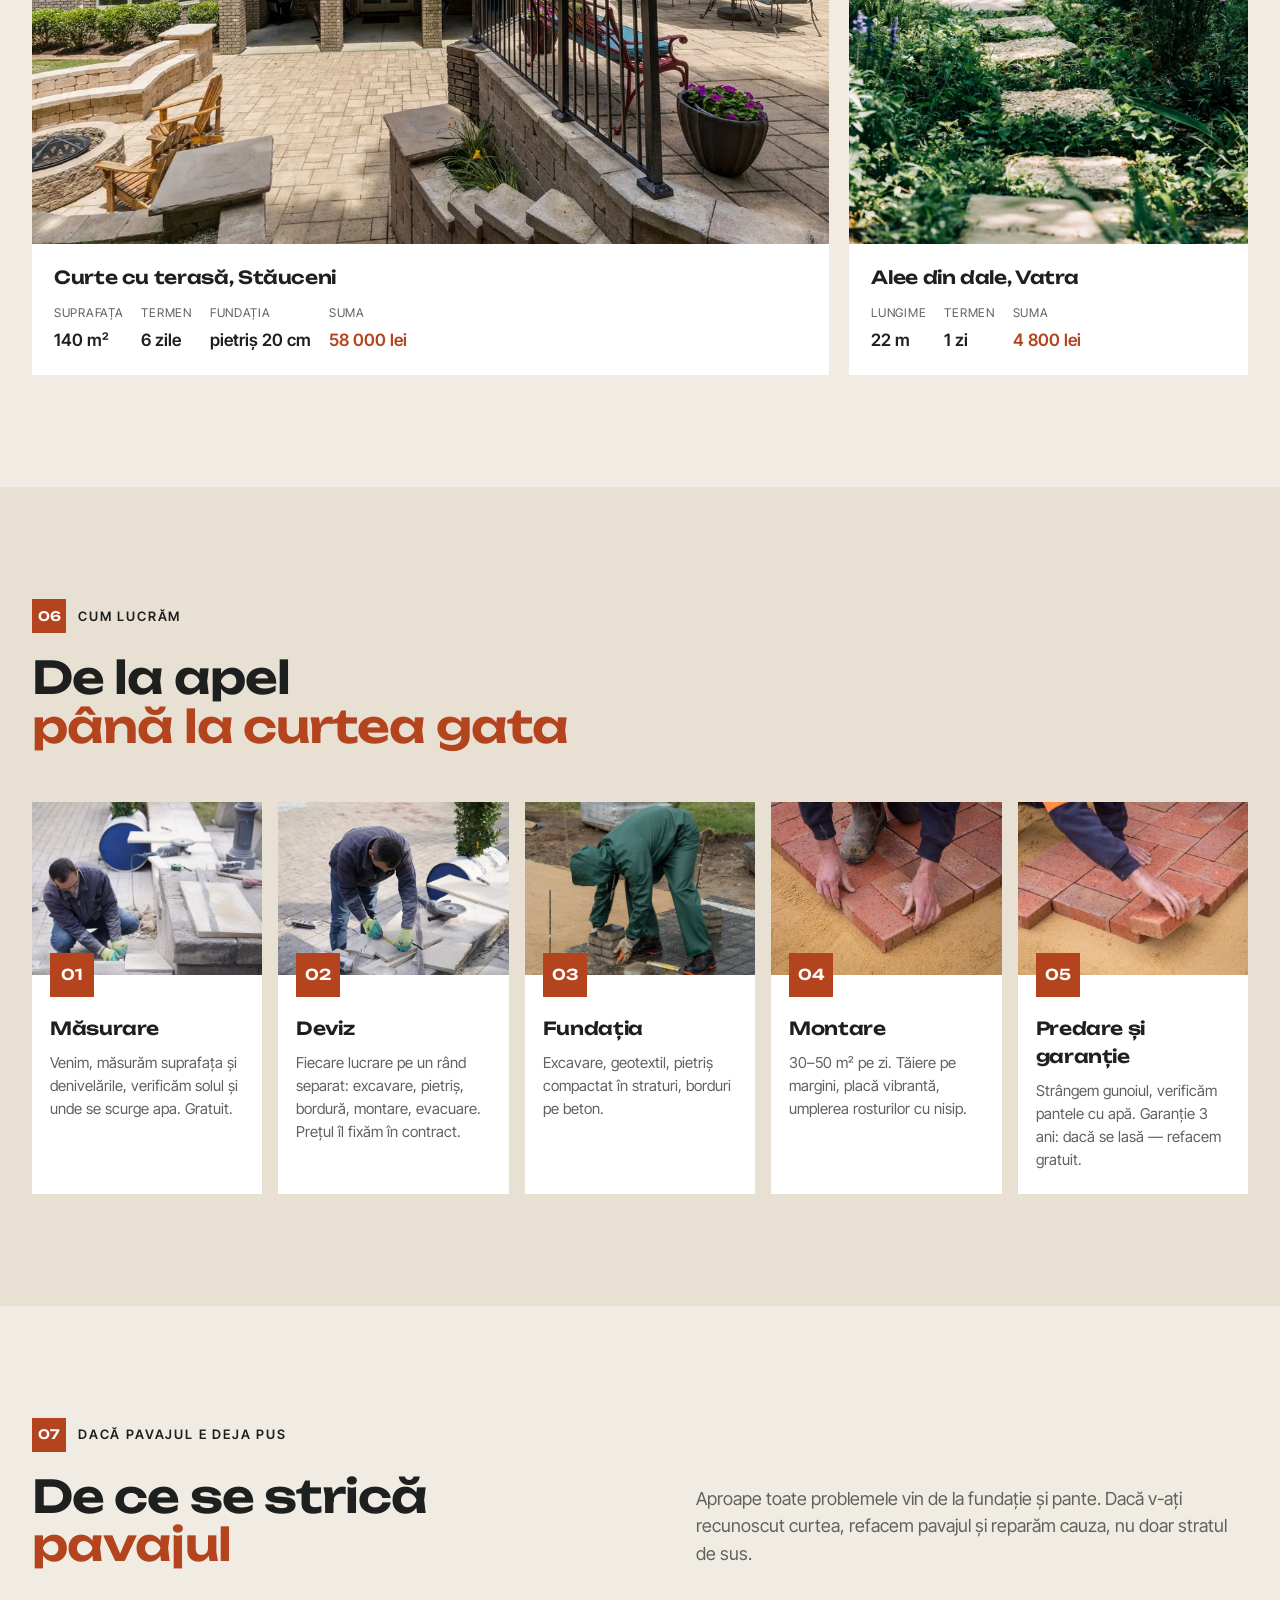
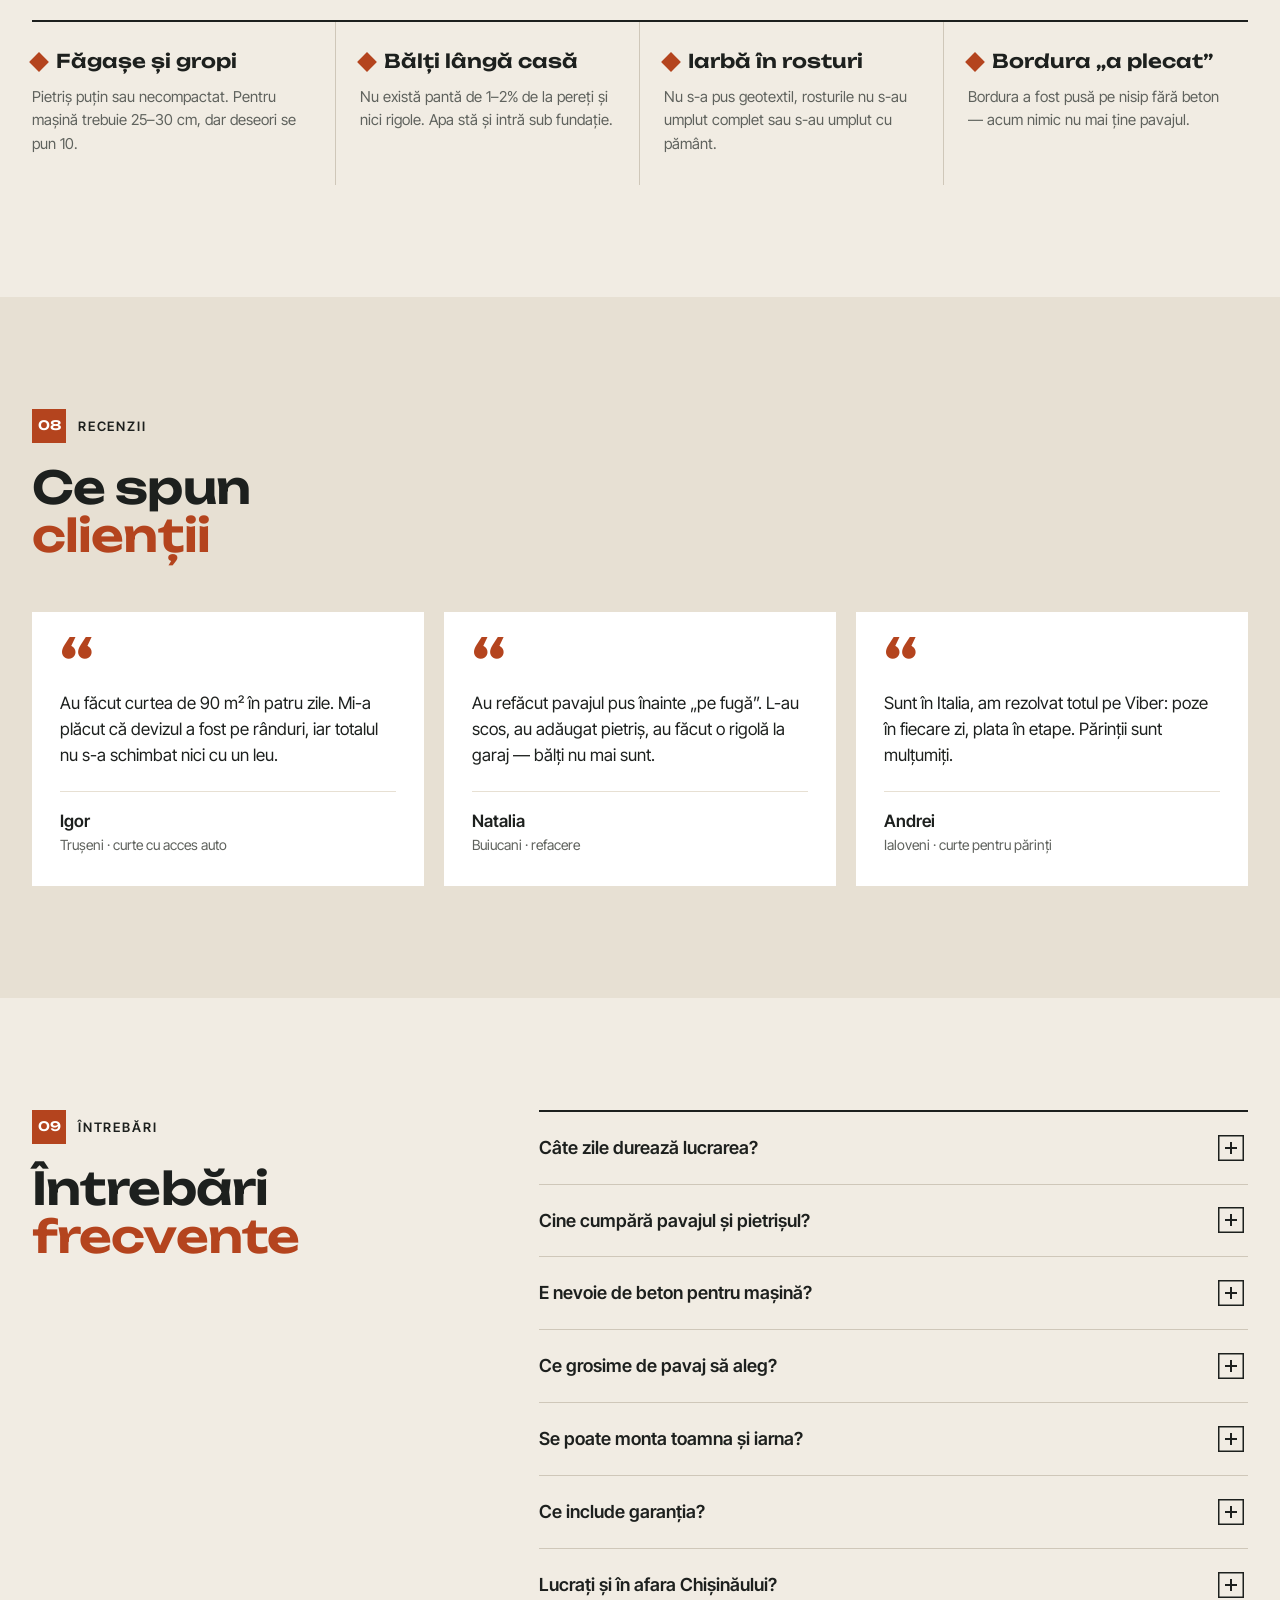
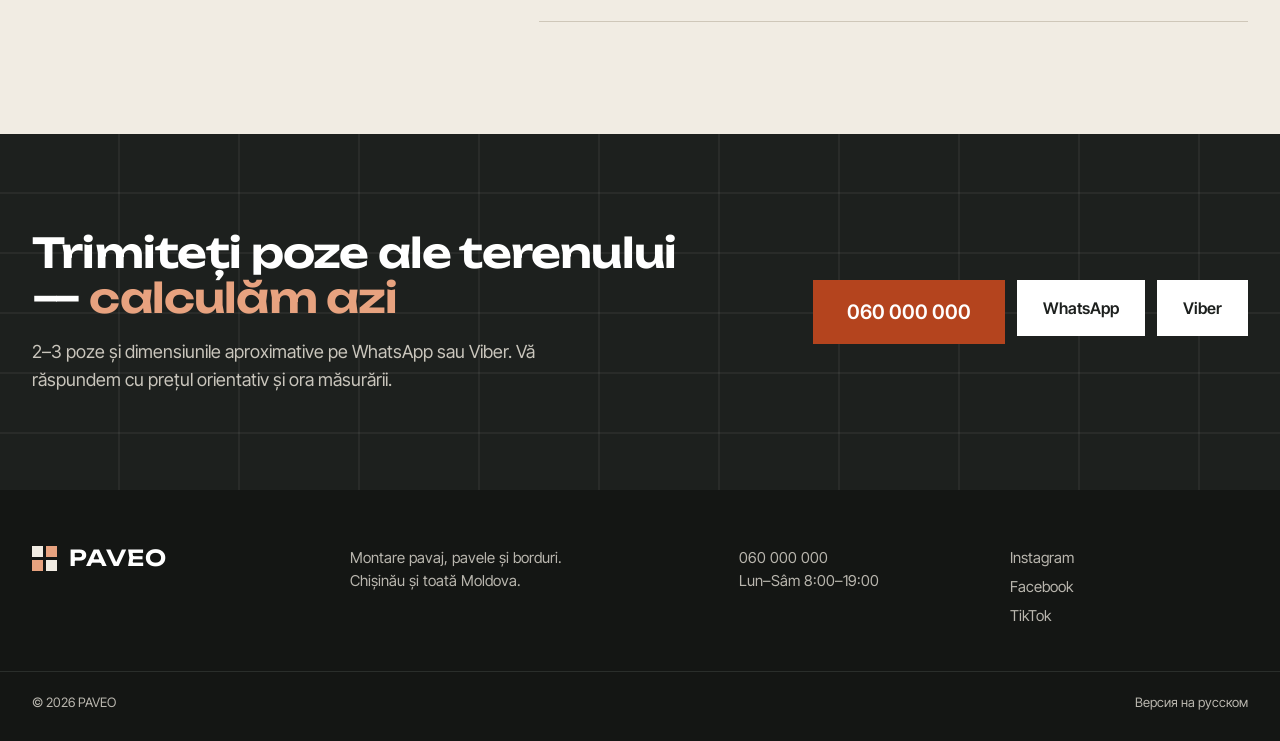
<file: ro.html>
<!doctype html>
<html lang="ro">
<head>
<meta charset="utf-8">
<meta name="viewport" content="width=device-width, initial-scale=1">
<title>PAVEO — montare pavaj la cheie în Chișinău și în toată Moldova · 060 000 000</title>
<meta name="description" content="Montare pavaj și pavele la cheie: curte, alei, acces auto și parcare. Fundație după tehnologie, borduri, rigole. Manopera de la 110 lei/m², 30–50 m² pe zi, garanție 3 ani. Calculator de preț online.">
<meta property="og:type" content="website">
<meta property="og:title" content="PAVEO — montare pavaj la cheie">
<meta property="og:description" content="Curte, alei, acces auto. Manopera de la 110 lei/m², garanție 3 ani. Calculați prețul online.">
<meta property="og:locale" content="ro_RO">
<meta property="og:url" content="https://webonix-md.github.io/pavaj/ro.html">
<meta property="og:image" content="https://webonix-md.github.io/pavaj/img/og/og-square-ro.jpg">
<meta property="og:image:width" content="1200">
<meta property="og:image:height" content="1200">
<link rel="alternate" hreflang="ru" href="index.html">
<link rel="icon" href="favicon.svg" type="image/svg+xml">
<link rel="preload" href="fonts/Unbounded-SemiBold.woff2" as="font" type="font/woff2" crossorigin>
<link rel="preload" href="fonts/InterTight-Regular.woff2" as="font" type="font/woff2" crossorigin>
<link rel="stylesheet" href="style.css?v=3">
<script type="application/ld+json">{"@context":"https://schema.org","@type":"HomeAndConstructionBusiness","name":"PAVEO","telephone":"+37360000000","areaServed":"Moldova","address":{"@type":"PostalAddress","addressLocality":"Chișinău","addressCountry":"MD"},"openingHours":"Mo-Sa 08:00-19:00","priceRange":"de la 110 lei/m²"}</script>
</head>
<body>

<!-- ============ ШАПКА ============ -->
<header class="top" id="top">
  <div class="wrap top__in">
    <a class="logo" href="#top" aria-label="PAVEO — pagina principală"><i class="logo__mark" aria-hidden="true"><b></b><b></b><b></b><b></b></i>PAVEO</a>
    <nav class="nav" id="nav" aria-label="Meniu">
      <a href="#services">Ce pavăm</a>
      <a href="#base">Fundația</a>
      <a href="#tiles">Pavajul</a>
      <a href="#prices">Prețuri</a>
      <a href="#works">Lucrări</a>
      <a href="#faq">Întrebări</a>
    </nav>
    <div class="top__right">
      <a class="lang" href="index.html" hreflang="ru">RU</a>
      <a class="top__tel" href="tel:+37360000000"><small>Lun–Sâm 8:00–19:00</small>060 000 000</a>
      <button class="burger" id="burger" aria-label="Deschide meniul" aria-expanded="false" aria-controls="nav"><i></i><i></i><i></i></button>
    </div>
  </div>
</header>

<!-- ============ ПЕРВЫЙ ЭКРАН + КАЛЬКУЛЯТОР ============ -->
<section class="hero">
  <div class="hero__text">
    <p class="kicker">Chișinău și toată Moldova</p>
    <h1>Montare pavaj <span>la cheie</span></h1>
    <p class="hero__lead">Curte, alei, acces pentru mașină. Facem fundația după tehnologie, ca pavajul să nu se lase după prima iarnă și apa să se scurgă de la casă.</p>
    <ul class="hero__facts">
      <li><b>de la 110 lei</b><span>manopera pe m²</span></li>
      <li><b>30–50 m²</b><span>montăm într-o zi</span></li>
      <li><b>3 ani</b><span>garanție prin contract</span></li>
    </ul>
    <div class="hero__btns">
      <a class="btn btn--brick" href="tel:+37360000000">Sună</a>
      <a class="btn btn--line" href="https://wa.me/37360000000?text=Bun%C4%83%20ziua!%20A%C8%99%20dori%20o%20m%C4%83surare%20gratuit%C4%83." target="_blank" rel="noopener">Măsurare gratuită</a>
    </div>
    <p class="hero__note">Trimiteți 2–3 poze ale terenului pe WhatsApp — vă spunem prețul în aceeași zi.</p>
  </div>

  <div class="hero__media">
    <img class="hero__img" src="img/hero.webp" alt="Acces auto la o casă modernă, pavat cu pavaj deschis la culoare" fetchpriority="high">

    <form class="calc" id="calc" aria-labelledby="calcTitle" onsubmit="return false">
      <div class="calc__head">
        <h2 id="calcTitle">Prețul într-un minut</h2>
        <span>orientativ, exact — după măsurare</span>
      </div>

      <div class="calc__row">
        <label class="calc__lbl" for="area">Suprafața</label>
        <div class="area">
          <input type="range" id="areaRange" min="10" max="400" step="5" value="80" aria-label="Suprafața, m²">
          <div class="area__num"><input type="number" id="area" min="10" max="5000" value="80" inputmode="numeric"><span>m²</span></div>
        </div>
      </div>

      <div class="calc__row">
        <span class="calc__lbl">Ce pavăm</span>
        <div class="seg" data-group="use"></div>
      </div>

      <div class="calc__row">
        <span class="calc__lbl">Fundația</span>
        <div class="seg seg--3" data-group="base"></div>
      </div>

      <div class="calc__row calc__row--2">
        <div>
          <span class="calc__lbl">Acum pe teren</span>
          <div class="seg" data-group="old"></div>
        </div>
        <div>
          <label class="calc__lbl" for="tile">Pavajul</label>
          <select id="tile" class="select"></select>
        </div>
      </div>

      <details class="calc__more">
        <summary>Borduri și scurgere</summary>
        <div class="calc__extras" id="extras"></div>
      </details>

      <div class="calc__sum" aria-live="polite">
        <div class="calc__parts">
          <p><span>Manopera</span><b id="sWork">—</b></p>
          <p><span>Materiale</span><b id="sMat">—</b></p>
          <p><span>Termen</span><b id="sDays">—</b></p>
        </div>
        <div class="calc__total">
          <span>Total la cheie</span>
          <b id="sTotal">—</b>
          <small id="sPerM">—</small>
        </div>
      </div>
      <div class="calc__btns">
        <a class="btn btn--brick" id="sendWa" href="#" target="_blank" rel="noopener">Trimite calculul pe WhatsApp</a>
        <button class="btn btn--line" type="button" id="sendViber">Viber</button>
      </div>
      <p class="calc__toast" id="toast" role="status" hidden>Calculul e copiat — lipiți-l în chatul Viber</p>
    </form>
  </div>
</section>

<!-- ============ ПОЛОСА ДОВЕРИЯ ============ -->
<div class="strip">
  <div class="wrap strip__in">
    <p><b>Măsurare gratuită</b> în Chișinău și suburbii</p>
    <p><b>Deviz înainte de lucru</b> — prețul nu crește</p>
    <p><b>Tehnică proprie</b>: plăci vibrante, Bobcat</p>
    <p><b>Alegem pavajul</b> de la producător, fără adaos</p>
  </div>
</div>

<!-- ============ ЧТО УКЛАДЫВАЕМ ============ -->
<section class="sec" id="services">
  <div class="wrap">
    <div class="head">
      <p class="label"><i>01</i>Ce pavăm</p>
      <h2>Pentru casă, curte <span>și pentru mașină</span></h2>
      <p class="head__lead">Fiecare lucrare are fundația ei: pentru o alee ajung pietrișul și nisipul, iar accesul auto cere un strat gros de pietriș sau o placă de beton.</p>
    </div>

    <div class="svc">
      <article class="svc__card svc__card--big">
        <img src="img/svc-yard.webp" alt="Curte în fața casei, pavată în două culori" loading="lazy">
        <div class="svc__body">
          <h3>Curtea întreagă</h3>
          <p>Nivelare, pante de la casă, borduri pe perimetru, pavaj într-o culoare sau în mai multe.</p>
          <span class="svc__price">manopera de la 110 lei/m²</span>
        </div>
      </article>
      <article class="svc__card svc__card--big">
        <img src="img/svc-parking.webp" alt="Parcare la o casă modernă din pavaj deschis cu inserții închise" loading="lazy">
        <div class="svc__body">
          <h3>Acces auto și parcare</h3>
          <p>Pavaj de 6–8 cm, pietriș 25–30 cm sau placă de beton. Nu se lasă sub mașină.</p>
          <span class="svc__price">manopera de la 140 lei/m²</span>
        </div>
      </article>
      <article class="svc__card">
        <img src="img/svc-path.webp" alt="Alee curbată din pavele închise la culoare în grădină" loading="lazy">
        <div class="svc__body">
          <h3>Alei în grădină</h3>
          <p>Drepte sau cu cotituri, cu bordură de grădină.</p>
          <span class="svc__price">de la 110 lei/m²</span>
        </div>
      </article>
      <article class="svc__card">
        <img src="img/svc-around.webp" alt="Trotuar din pavaj de-a lungul gardului, cu pietriș decorativ" loading="lazy">
        <div class="svc__body">
          <h3>Trotuar în jurul casei</h3>
          <p>Scurgem apa de la fundație, pantă 2–3%.</p>
          <span class="svc__price">de la 130 lei/m²</span>
        </div>
      </article>
      <article class="svc__card">
        <img src="img/svc-curb.webp" alt="Bordură între gazon și alee" loading="lazy">
        <div class="svc__body">
          <h3>Borduri și rigole</h3>
          <p>Borduri de grădină și rutiere, rigole, grătare, capace.</p>
          <span class="svc__price">de la 70 lei/m.l.</span>
        </div>
      </article>
      <article class="svc__card">
        <img src="img/svc-repair.webp" alt="Beton vechi crăpat lângă casă, care trebuie înlocuit" loading="lazy">
        <div class="svc__body">
          <h3>Refacerea pavajului vechi</h3>
          <p>Scoatem pavajul lăsat sau betonul vechi și refacem fundația.</p>
          <span class="svc__price">demontare de la 55 lei/m²</span>
        </div>
      </article>
    </div>
  </div>
</section>

<!-- ============ ОСНОВАНИЕ (РАЗРЕЗ) ============ -->
<section class="sec sec--dark" id="base">
  <div class="wrap base">
    <div class="base__text">
      <p class="label label--light"><i>02</i>Ce e sub pavaj</p>
      <h2>Pavajul stă <span>pe fundație</span></h2>
      <p>Dacă se economisește la pietriș și compactare, după o iarnă apar făgașe și bălți. De aceea, în deviz fundația e mereu pe un rând separat: vedeți câte straturi facem și cât de groase.</p>
      <div class="tabs" role="tablist" aria-label="Tipul de sarcină">
        <button role="tab" aria-selected="true" data-load="walk">Alee și curte</button>
        <button role="tab" aria-selected="false" data-load="car">Pentru mașină</button>
        <button role="tab" aria-selected="false" data-load="otm">Trotuar perimetral</button>
      </div>
      <p class="base__depth">Adâncimea totală: <b id="depth">25–30 cm</b></p>
    </div>

    <div class="pie" data-pie="walk">
      <div class="pie__img"><img src="img/pie-walk.webp" alt="Straturile sub alee și curte: pavaj, nisip sau amestec uscat, pietriș, geotextil, sol" width="1000" height="1339"><i class="pie__dot" style="left:9%;top:14.6%;--to:22.4">1</i><i class="pie__dot" style="left:9%;top:31.7%;--to:22.6">2</i><i class="pie__dot" style="left:9%;top:49.7%;--to:23.0">3</i><i class="pie__dot" style="left:9%;top:61.5%;--to:22.3">4</i><i class="pie__dot" style="left:9%;top:74.6%;--to:22.3">5</i></div>
      <div class="pie__side">
        <ol class="pie__list"><li><b>Pavaj</b><span>4–6 cm</span></li><li><b>Nisip sau amestec uscat (ciment + nisip)</b><span>3–5 cm</span></li><li><b>Pietriș 20–40, compactat în straturi</b><span>15–20 cm</span></li><li><b>Geotextil</b><span>1 strat</span></li><li><b>Sol compactat, pantă 1–2%</b><span>excavare 25–30 cm</span></li></ol>
        <p class="pie__note">Geotextilul nu lasă pietrișul să intre în sol și nu lasă iarba să crească de jos.</p>
      </div>
    </div>
    <div class="pie" data-pie="car" hidden>
      <div class="pie__img"><img src="img/pie-car.webp" alt="Straturile sub accesul auto: pavaj gros, nisip, strat gros de pietriș, geotextil, sol" width="1000" height="1339" loading="lazy"><i class="pie__dot" style="left:9%;top:14.6%;--to:22.4">1</i><i class="pie__dot" style="left:9%;top:25.8%;--to:22.2">2</i><i class="pie__dot" style="left:9%;top:43.5%;--to:22.7">3</i><i class="pie__dot" style="left:9%;top:60.3%;--to:22.5">4</i><i class="pie__dot" style="left:9%;top:72%;--to:23.5">5</i></div>
      <div class="pie__side">
        <ol class="pie__list"><li><b>Pavaj</b><span>6–8 cm</span></li><li><b>Nisip</b><span>3–5 cm</span></li><li><b>Pietriș 20–40, compactat în straturi</b><span>25–30 cm</span></li><li><b>Geotextil</b><span>1 strat</span></li><li><b>Sol compactat, pantă 1–2%</b><span>excavare 35–45 cm</span></li></ol>
        <p class="pie__note">Pentru mașină pietrișul e aproape dublu, iar pavajul mai gros — astfel nu apar făgașe.</p>
      </div>
    </div>
    <div class="pie" data-pie="otm" hidden>
      <div class="pie__img"><img src="img/pie-otmostka.webp" alt="Straturile trotuarului perimetral: pavaj, amestec de nisip și ciment, hidroizolație, pietriș, nisip, termoizolație, nisip" width="1000" height="1339" loading="lazy"><i class="pie__dot" style="left:9%;top:14.6%;--to:22.4">1</i><i class="pie__dot" style="left:9%;top:26.6%;--to:22.6">2</i><i class="pie__dot" style="left:9%;top:39.3%;--to:22.2">3</i><i class="pie__dot" style="left:9%;top:49.9%;--to:22.9">4</i><i class="pie__dot" style="left:9%;top:61.5%;--to:22.3">5</i><i class="pie__dot" style="left:9%;top:70.6%;--to:22.5">6</i><i class="pie__dot" style="left:9%;top:80.5%;--to:25">7</i></div>
      <div class="pie__side">
        <ol class="pie__list"><li><b>Pavaj</b><span>4 cm</span></li><li><b>Amestec de nisip și ciment</b><span>5 cm</span></li><li><b>Hidroizolație în rulou</b><span>1 strat</span></li><li><b>Pietriș, fracția 5–20</b><span>8 cm</span></li><li><b>Nisip</b><span>10 cm</span></li><li><b>Termoizolație (polistiren extrudat)</b><span>5 cm</span></li><li><b>Strat subțire de nisip</b><span>2 cm</span></li></ol>
        <p class="pie__note">Termoizolația nu lasă solul de lângă fundație să înghețe și să se umfle, iar hidroizolația nu lasă apa să ajungă la pereții casei.</p>
      </div>
    </div>
  </div>
</section>

<!-- ============ ПЛИТКА ============ -->
<section class="sec" id="tiles">
  <div class="wrap">
    <div class="head head--row">
      <div>
        <p class="label"><i>03</i>Ce pavaj să alegeți</p>
        <h2>Alegem pavajul <span>pentru lucrarea dvs.</span></h2>
      </div>
      <p class="head__lead">Îl puteți cumpăra singuri sau ne puteți lăsa pe noi: aducem de la fabricile din Moldova la preț de producător și calculăm cantitatea cu 5% rezervă pentru tăieri.</p>
    </div>

    <div class="tiles">
      <article class="tile">
        <div class="tile__img"><img src="img/mat-kirpich.webp" alt="Pavaj gri „cărămidă”, montat în spic" loading="lazy"></div>
        <h3>„Cărămidă” 20×10</h3>
        <p>Clasic, se montează în spic sau în rânduri. Se potrivește oriunde.</p>
        <dl><dt>Grosime</dt><dd>4 / 6 / 8 cm</dd><dt>Material</dt><dd>de la 175 lei/m²</dd></dl>
      </article>
      <article class="tile">
        <div class="tile__img"><img src="img/mat-volna.webp" alt="Pavaj gri „val”" loading="lazy"></div>
        <h3>„Val”</h3>
        <p>Se îmbină strâns, bun pentru acces auto și parcare.</p>
        <dl><dt>Grosime</dt><dd>6 / 8 cm</dd><dt>Material</dt><dd>de la 205 lei/m²</dd></dl>
      </article>
      <article class="tile">
        <div class="tile__img"><img src="img/mat-color.webp" alt="Pavaj de culoare teracotă cu model" loading="lazy"></div>
        <h3>Colorat și „Orașul vechi”</h3>
        <p>Colormix, mai multe dimensiuni într-un lot, modele.</p>
        <dl><dt>Grosime</dt><dd>4 / 6 cm</dd><dt>Material</dt><dd>de la 265 lei/m²</dd></dl>
      </article>
      <article class="tile">
        <div class="tile__img"><img src="img/mat-hex.webp" alt="Pavaj hexagonal cu granulație de piatră" loading="lazy"></div>
        <h3>Hexagon și format mare</h3>
        <p>Pentru terase și zone de odihnă. Cere tăiere precisă.</p>
        <dl><dt>Grosime</dt><dd>6 cm</dd><dt>Material</dt><dd>de la 290 lei/m²</dd></dl>
      </article>
      <article class="tile">
        <div class="tile__img"><img src="img/mat-granit.webp" alt="Pavele din granit cioplit" loading="lazy"></div>
        <h3>Pavele din granit</h3>
        <p>Rezistă zeci de ani, nu se decolorează. Montajul costă mai mult.</p>
        <dl><dt>Grosime</dt><dd>5–10 cm</dd><dt>Material</dt><dd>de la 750 lei/m²</dd></dl>
      </article>
      <article class="tile tile--own">
        <div class="tile__img"><img src="img/mat-vibro.webp" alt="Pavaj gri vibropresat" loading="lazy"></div>
        <h3>Aveți deja pavajul?</h3>
        <p>Îl montăm pe al dvs. Verificăm lotul înainte de lucru și vă spunem dacă ajunge.</p>
        <dl><dt>Plătiți</dt><dd>doar manopera</dd><dt>Montare</dt><dd>de la 110 lei/m²</dd></dl>
      </article>
    </div>
  </div>
</section>

<!-- ============ ЦЕНЫ ============ -->
<section class="sec sec--sand" id="prices">
  <div class="wrap">
    <div class="head head--row">
      <div>
        <p class="label"><i>04</i>Prețuri pentru lucrări</p>
        <h2>Lista de prețuri <span>pe poziții</span></h2>
      </div>
      <p class="head__lead">Prețuri pentru manoperă, fără materiale. Suma exactă o fixăm în deviz după măsurare — nu se schimbă dacă volumul rămâne același.</p>
    </div>
    <div class="price" id="priceTable"></div>
    <p class="price__note">Comanda minimă — 20 m². Pentru volume de la 200 m² prețul e mai mic, discutăm la măsurare.</p>
  </div>
</section>

<!-- ============ РАБОТЫ ============ -->
<section class="sec" id="works">
  <div class="wrap">
    <div class="head">
      <p class="label"><i>05</i>Lucrările noastre</p>
      <h2>Obiecte <span>cu cifre</span></h2>
      <p class="head__lead">Suprafața, termenul și suma finală pentru fiecare obiect — ca să înțelegeți nivelul prețurilor.</p>
    </div>
    <div class="works">
      <article class="work work--big">
        <img src="img/work-1.webp" alt="Curtea din spate a unei case cu terasă și platformă din pavaj" loading="lazy">
        <div class="work__info">
          <h3>Curte cu terasă, Stăuceni</h3>
          <dl><dt>Suprafața</dt><dd>140 m²</dd><dt>Termen</dt><dd>6 zile</dd><dt>Fundația</dt><dd>pietriș 20 cm</dd><dt>Suma</dt><dd>58 000 lei</dd></dl>
        </div>
      </article>
      <article class="work">
        <img src="img/work-2.webp" alt="Platformă rotundă din pavaj în grădină" loading="lazy">
        <div class="work__info">
          <h3>Platformă în grădină, Durlești</h3>
          <dl><dt>Suprafața</dt><dd>45 m²</dd><dt>Termen</dt><dd>3 zile</dd><dt>Suma</dt><dd>19 500 lei</dd></dl>
        </div>
      </article>
      <article class="work">
        <img src="img/work-3.webp" alt="Alee de grădină din dale separate printre verdeață" loading="lazy">
        <div class="work__info">
          <h3>Alee din dale, Vatra</h3>
          <dl><dt>Lungime</dt><dd>22 m</dd><dt>Termen</dt><dd>1 zi</dd><dt>Suma</dt><dd>4 800 lei</dd></dl>
        </div>
      </article>
    </div>
  </div>
</section>

<!-- ============ ЭТАПЫ ============ -->
<section class="sec sec--sand" id="steps">
  <div class="wrap">
    <div class="head">
      <p class="label"><i>06</i>Cum lucrăm</p>
      <h2>De la apel <span>până la curtea gata</span></h2>
    </div>
    <ol class="steps">
      <li class="step">
        <img src="img/step-measure.webp" alt="Meșterul marchează pavajul pe obiect" loading="lazy">
        <div><h3>Măsurare</h3><p>Venim, măsurăm suprafața și denivelările, verificăm solul și unde se scurge apa. Gratuit.</p></div>
      </li>
      <li class="step">
        <img src="img/step-cut.webp" alt="Meșterul marchează linia de tăiere pe placă" loading="lazy">
        <div><h3>Deviz</h3><p>Fiecare lucrare pe un rând separat: excavare, pietriș, bordură, montare, evacuare. Prețul îl fixăm în contract.</p></div>
      </li>
      <li class="step">
        <img src="img/step-base.webp" alt="Muncitorul pregătește fundația pentru pavaj" loading="lazy">
        <div><h3>Fundația</h3><p>Excavare, geotextil, pietriș compactat în straturi, borduri pe beton.</p></div>
      </li>
      <li class="step">
        <img src="img/step-lay.webp" alt="Mâinile meșterului așază pavajul pe nisip" loading="lazy">
        <div><h3>Montare</h3><p>30–50 m² pe zi. Tăiere pe margini, placă vibrantă, umplerea rosturilor cu nisip.</p></div>
      </li>
      <li class="step">
        <img src="img/brigade.webp" alt="Meșterul aliniază un rând de pavaj" loading="lazy">
        <div><h3>Predare și garanție</h3><p>Strângem gunoiul, verificăm pantele cu apă. Garanție 3 ani: dacă se lasă — refacem gratuit.</p></div>
      </li>
    </ol>
  </div>
</section>

<!-- ============ ПОЧЕМУ ПРОСЕДАЕТ ============ -->
<section class="sec" id="mistakes">
  <div class="wrap">
    <div class="head head--row">
      <div>
        <p class="label"><i>07</i>Dacă pavajul e deja pus</p>
        <h2>De ce se strică <span>pavajul</span></h2>
      </div>
      <p class="head__lead">Aproape toate problemele vin de la fundație și pante. Dacă v-ați recunoscut curtea, refacem pavajul și reparăm cauza, nu doar stratul de sus.</p>
    </div>
    <div class="bugs">
      <article class="bug"><b>Făgașe și gropi</b><p>Pietriș puțin sau necompactat. Pentru mașină trebuie 25–30 cm, dar deseori se pun 10.</p></article>
      <article class="bug"><b>Bălți lângă casă</b><p>Nu există pantă de 1–2% de la pereți și nici rigole. Apa stă și intră sub fundație.</p></article>
      <article class="bug"><b>Iarbă în rosturi</b><p>Nu s-a pus geotextil, rosturile nu s-au umplut complet sau s-au umplut cu pământ.</p></article>
      <article class="bug"><b>Bordura „a plecat”</b><p>Bordura a fost pusă pe nisip fără beton — acum nimic nu mai ține pavajul.</p></article>
    </div>
  </div>
</section>

<!-- ============ ОТЗЫВЫ ============ -->
<section class="sec sec--sand" id="reviews">
  <div class="wrap">
    <div class="head">
      <p class="label"><i>08</i>Recenzii</p>
      <h2>Ce spun <span>clienții</span></h2>
    </div>
    <div class="reviews">
      <blockquote class="review"><p>Au făcut curtea de 90 m² în patru zile. Mi-a plăcut că devizul a fost pe rânduri, iar totalul nu s-a schimbat nici cu un leu.</p><footer><b>Igor</b><span>Trușeni · curte cu acces auto</span></footer></blockquote>
      <blockquote class="review"><p>Au refăcut pavajul pus înainte „pe fugă”. L-au scos, au adăugat pietriș, au făcut o rigolă la garaj — bălți nu mai sunt.</p><footer><b>Natalia</b><span>Buiucani · refacere</span></footer></blockquote>
      <blockquote class="review"><p>Sunt în Italia, am rezolvat totul pe Viber: poze în fiecare zi, plata în etape. Părinții sunt mulțumiți.</p><footer><b>Andrei</b><span>Ialoveni · curte pentru părinți</span></footer></blockquote>
    </div>
  </div>
</section>

<!-- ============ ВОПРОСЫ ============ -->
<section class="sec" id="faq">
  <div class="wrap faq">
    <div class="head">
      <p class="label"><i>09</i>Întrebări</p>
      <h2>Întrebări <span>frecvente</span></h2>
    </div>
    <div class="faq__list">
      <details><summary>Câte zile durează lucrarea?</summary><p>Echipa montează 30–50 m² pe zi. Încă 1–2 zile durează excavarea și fundația. O curte de 100 m² e gata de obicei în 4–5 zile. Dacă facem placă de beton, adăugați 3–5 zile până betonul se întărește.</p></details>
      <details><summary>Cine cumpără pavajul și pietrișul?</summary><p>Cum vă e comod. Putem aduce totul noi: pavajul de la fabrică la preț de producător, pietrișul și nisipul — de la carieră. Sau montăm pavajul dvs., atunci plătiți doar manopera.</p></details>
      <details><summary>E nevoie de beton pentru mașină?</summary><p>Nu mereu. Pentru un autoturism ajung 25–30 cm de pietriș bine compactat și pavaj de 6–8 cm. Placa de beton e necesară pentru camioane, microbuze și sol slab.</p></details>
      <details><summary>Ce grosime de pavaj să aleg?</summary><p>Pentru alei și curte — 4–6 cm. Pentru acces auto și parcare — de la 6 cm, mai bine 8. Pavajul subțire se sparge sub mașină chiar și pe o fundație bună.</p></details>
      <details><summary>Se poate monta toamna și iarna?</summary><p>Cât nu sunt înghețuri și zăpadă — da, lucrăm până la sfârșitul lui noiembrie. Pe sol înghețat nu montăm: primăvara totul se deformează. Iarna putem face măsurarea și devizul, ca să începem primii primăvara.</p></details>
      <details><summary>Ce include garanția?</summary><p>Garanție 3 ani prin contract. Dacă pavajul s-a lăsat, s-a ondulat sau a plecat bordura, refacem gratuit. Nu intră deteriorările mecanice și sarcina mai mare decât cea pentru care s-a făcut fundația.</p></details>
      <details><summary>Lucrați și în afara Chișinăului?</summary><p>Da, în toată Moldova. Măsurarea în Chișinău și suburbii e gratuită, în raioane venim pentru comenzi de la 50 m² sau calculăm după poze.</p></details>
    </div>
  </div>
</section>

<!-- ============ ФИНАЛ ============ -->
<section class="cta" id="contact">
  <div class="wrap cta__in">
    <div>
      <h2>Trimiteți poze ale terenului — <span>calculăm azi</span></h2>
      <p>2–3 poze și dimensiunile aproximative pe WhatsApp sau Viber. Vă răspundem cu prețul orientativ și ora măsurării.</p>
    </div>
    <div class="cta__btns">
      <a class="btn btn--brick btn--lg" href="tel:+37360000000">060 000 000</a>
      <a class="btn btn--white" href="https://wa.me/37360000000?text=Bun%C4%83%20ziua!%20V%C4%83%20trimit%20poze%20ale%20terenului%20pentru%20calcul." target="_blank" rel="noopener">WhatsApp</a>
      <a class="btn btn--white" href="viber://chat?number=%2B37360000000">Viber</a>
    </div>
  </div>
</section>

<footer class="foot">
  <div class="wrap foot__in">
    <a class="logo logo--light" href="#top"><i class="logo__mark" aria-hidden="true"><b></b><b></b><b></b><b></b></i>PAVEO</a>
    <p>Montare pavaj, pavele și borduri.<br>Chișinău și toată Moldova.</p>
    <p><a href="tel:+37360000000">060 000 000</a><br>Lun–Sâm 8:00–19:00</p>
    <p class="foot__soc"><a href="#" aria-label="Instagram">Instagram</a><a href="#" aria-label="Facebook">Facebook</a><a href="#" aria-label="TikTok">TikTok</a></p>
  </div>
  <div class="wrap foot__copy"><span>© 2026 PAVEO</span><a href="index.html" hreflang="ru">Версия на русском</a></div>
</footer>

<div class="mbar">
  <a href="tel:+37360000000">Sună</a>
  <a href="https://wa.me/37360000000" target="_blank" rel="noopener">WhatsApp</a>
</div>

<!-- Не править: ro.html собирается из index.html скриптом _archive/pavaj-template-sources/make_ro.py -->
<script type="application/json" id="calc-data">
{
 "phone": "37360000000",
 "minArea": 20,
 "perDay": 40,
 "spread": 0.1,
 "uses": [
  {
   "id": "walk",
   "t": "Curte, alei",
   "work": 110
  },
  {
   "id": "car",
   "t": "Acces auto, parcare",
   "work": 140
  }
 ],
 "bases": [
  {
   "id": "ready",
   "t": "Gata",
   "s": "există beton sau o suprafață plană",
   "work": {
    "walk": 0,
    "car": 0
   },
   "mat": {
    "walk": 0,
    "car": 0
   }
  },
  {
   "id": "gravel",
   "t": "Pietriș + nisip",
   "s": "excavare, geotextil, pietriș, compactare",
   "work": {
    "walk": 60,
    "car": 80
   },
   "mat": {
    "walk": 70,
    "car": 110
   },
   "on": true
  },
  {
   "id": "concrete",
   "t": "Beton",
   "s": "placă armată 10–15 cm",
   "work": {
    "walk": 120,
    "car": 150
   },
   "mat": {
    "walk": 200,
    "car": 260
   },
   "days": 4
  }
 ],
 "olds": [
  {
   "id": "ground",
   "t": "Pământ, iarbă",
   "work": 0,
   "on": true
  },
  {
   "id": "old",
   "t": "Pavaj sau beton vechi",
   "work": 55
  }
 ],
 "tiles": [
  {
   "id": "v4",
   "t": "Cărămidă 4 cm",
   "mat": 175,
   "walkOnly": true
  },
  {
   "id": "v6",
   "t": "Cărămidă sau val 6 cm",
   "mat": 215,
   "on": true
  },
  {
   "id": "v8",
   "t": "Val 8 cm",
   "mat": 260
  },
  {
   "id": "color",
   "t": "Colorat, „Orașul vechi”",
   "mat": 265
  },
  {
   "id": "big",
   "t": "Hexagon, format mare",
   "mat": 290,
   "workAdd": 30
  },
  {
   "id": "granite",
   "t": "Pavele din granit",
   "mat": 750,
   "workAdd": 90
  },
  {
   "id": "own",
   "t": "Am deja pavaj",
   "mat": 0
  }
 ],
 "extras": [
  {
   "id": "curbG",
   "t": "Bordură de grădină",
   "unit": "м.п.",
   "work": 70,
   "mat": 60
  },
  {
   "id": "curbR",
   "t": "Bordură rutieră",
   "unit": "м.п.",
   "work": 110,
   "mat": 140
  },
  {
   "id": "drain",
   "t": "Rigolă de scurgere",
   "unit": "м.п.",
   "work": 120,
   "mat": 180
  }
 ],
 "price": [
  {
   "g": "Montare",
   "rows": [
    [
     "Pavaj pe bază pregătită, zonă pietonală",
     "м²",
     110
    ],
    [
     "Pavaj pentru mașină (6–8 cm)",
     "м²",
     140
    ],
    [
     "Model complex, format mare, hexagon",
     "м²",
     140
    ],
    [
     "Pavele din granit",
     "м²",
     200
    ],
    [
     "Tăierea pavajului pe contur",
     "м.п.",
     40
    ]
   ]
  },
  {
   "g": "Fundația",
   "rows": [
    [
     "Excavare și nivelare",
     "м²",
     35
    ],
    [
     "Geotextil, pietriș, compactare — pietonal",
     "м²",
     60
    ],
    [
     "La fel, pentru mașină (pietriș 25–30 cm)",
     "м²",
     80
    ],
    [
     "Placă de beton armată",
     "м²",
     150
    ]
   ]
  },
  {
   "g": "Borduri și rigole",
   "rows": [
    [
     "Bordură de grădină pe beton",
     "м.п.",
     70
    ],
    [
     "Bordură rutieră",
     "м.п.",
     110
    ],
    [
     "Rigolă cu grătar",
     "м.п.",
     120
    ],
    [
     "Receptor pluvial, capac",
     "шт.",
     350
    ]
   ]
  },
  {
   "g": "Demontare și evacuare",
   "rows": [
    [
     "Demontarea pavajului vechi",
     "м²",
     40
    ],
    [
     "Demontarea betonului",
     "м²",
     70
    ],
    [
     "Evacuarea gunoiului și a pământului",
     "м³",
     300
    ]
   ]
  }
 ]
}
</script>
<script src="main.js?v=3"></script>
</body>
</html>
</file>
<file: style.css>
/* PAVEO — укладка тротуарной плитки. Чистый CSS, без сборки. */
@font-face{font-family:"Unbounded";src:url(fonts/Unbounded-Medium.woff2) format("woff2");font-weight:500;font-display:swap}
@font-face{font-family:"Unbounded";src:url(fonts/Unbounded-SemiBold.woff2) format("woff2");font-weight:600;font-display:swap}
@font-face{font-family:"Inter Tight";src:url(fonts/InterTight-Regular.woff2) format("woff2");font-weight:400;font-display:swap}
@font-face{font-family:"Inter Tight";src:url(fonts/InterTight-Medium.woff2) format("woff2");font-weight:500;font-display:swap}
@font-face{font-family:"Inter Tight";src:url(fonts/InterTight-SemiBold.woff2) format("woff2");font-weight:600;font-display:swap}

:root{
  --basalt:#1D201E;      /* тёмный: текст, тёмные секции */
  --basalt-2:#2A2E2B;
  --sand:#F1ECE3;        /* основной фон */
  --sand-2:#E7E0D3;      /* фон чередующихся секций */
  --concrete:#CFC7B9;    /* линии, рамки */
  --paper:#FFFFFF;
  --muted:#5F625D;
  --brick:#B4441E;       /* акцент: кнопки, цифры */
  --brick-d:#8E3315;
  --brick-l:#E7A27F;     /* акцент на тёмном фоне */
  --wrap:1360px;
  --gut:32px;
  --head:"Unbounded",system-ui,sans-serif;
  --body:"Inter Tight",system-ui,sans-serif;
}
*,*::before,*::after{box-sizing:border-box}
html{scroll-behavior:smooth;-webkit-text-size-adjust:100%}
@supports (overflow:clip){html,body{overflow-x:clip}}
body{margin:0;background:var(--sand);color:var(--basalt);font:400 17px/1.55 var(--body)}
img{display:block;max-width:100%}
a{color:inherit}
h1,h2,h3{font-family:var(--head);font-weight:600;letter-spacing:-.02em;margin:0}
h2 span,h1 span{color:var(--brick)}
p{margin:0}
.wrap{max-width:var(--wrap);margin:0 auto;padding:0 var(--gut)}

/* ---------- кнопки: прямоугольник, при наведении «приподнимается» как плитка ---------- */
.btn{display:inline-flex;align-items:center;justify-content:center;gap:10px;height:56px;padding:0 26px;border:0;border-radius:0;font:600 16px/1 var(--body);text-decoration:none;cursor:pointer;transition:transform .15s,box-shadow .15s,background .15s;white-space:nowrap}
.btn:hover{transform:translate(-3px,-3px);box-shadow:3px 3px 0 var(--basalt)}
.btn--brick{background:var(--brick);color:#fff}
.btn--brick:hover{background:var(--brick-d)}
.btn--line{background:transparent;color:var(--basalt);box-shadow:inset 0 0 0 1.5px var(--basalt)}
.btn--line:hover{box-shadow:inset 0 0 0 1.5px var(--basalt),3px 3px 0 var(--basalt)}
.btn--white{background:#fff;color:var(--basalt)}
.btn--white:hover{box-shadow:3px 3px 0 var(--brick)}
.btn--lg{height:64px;font-size:20px;padding:0 34px}

/* ---------- шапка ---------- */
.top{background:var(--sand);border-bottom:1px solid var(--concrete);position:relative;z-index:30}
.top__in{display:flex;align-items:center;gap:40px;height:78px}
.logo{display:inline-flex;align-items:center;gap:12px;font:600 22px/1 var(--head);letter-spacing:.06em;text-decoration:none}
.logo__mark{display:grid;grid-template-columns:repeat(2,11px);gap:3px}
.logo__mark b{width:11px;height:11px;background:var(--basalt)}
.logo__mark b:nth-child(2),.logo__mark b:nth-child(3){background:var(--brick)}
.logo--light .logo__mark b{background:var(--sand)}
.logo--light .logo__mark b:nth-child(2),.logo--light .logo__mark b:nth-child(3){background:var(--brick-l)}
.nav{display:flex;gap:28px;margin-right:auto}
.nav a{text-decoration:none;font-weight:500;font-size:15px;padding:6px 0;border-bottom:2px solid transparent}
.nav a:hover{border-color:var(--brick)}
.top__right{display:flex;align-items:center;gap:22px}
.lang{font-weight:600;font-size:14px;text-decoration:none;padding:6px 10px;box-shadow:inset 0 0 0 1px var(--concrete)}
.lang:hover{box-shadow:inset 0 0 0 1px var(--basalt)}
.top__tel{display:flex;flex-direction:column;align-items:flex-end;text-decoration:none;font:600 18px/1.15 var(--head)}
.top__tel small{font:500 12px/1.2 var(--body);color:var(--muted)}
.burger{display:none;width:44px;height:44px;border:0;background:var(--basalt);cursor:pointer;flex-direction:column;justify-content:center;align-items:center;gap:5px}
.burger i{display:block;width:20px;height:2px;background:#fff;transition:.2s}

/* ---------- первый экран ---------- */
.hero{display:grid;grid-template-columns:minmax(0,1fr) minmax(0,1.12fr);min-height:min(calc(100vh - 78px),900px)}
.hero__text{padding:64px 56px 56px max(var(--gut),calc((100vw - var(--wrap))/2 + var(--gut)));display:flex;flex-direction:column;justify-content:center}
.kicker{font-weight:600;font-size:13px;letter-spacing:.14em;text-transform:uppercase;color:var(--muted);display:flex;align-items:center;gap:12px}
.kicker::before{content:"";width:28px;height:10px;background:repeating-linear-gradient(90deg,var(--brick) 0 8px,transparent 8px 10px)}
.hero h1{font-size:clamp(36px,4.4vw,66px);line-height:1.04;margin:22px 0 22px}
.hero h1 span{display:block}
.hero__lead{font-size:19px;max-width:540px;color:#333631}
.hero__facts{list-style:none;margin:34px 0 0;padding:0;display:grid;grid-template-columns:repeat(3,1fr);border-top:1px solid var(--concrete);border-left:1px solid var(--concrete);max-width:600px}
.hero__facts li{padding:16px 16px 18px;border-right:1px solid var(--concrete);border-bottom:1px solid var(--concrete)}
.hero__facts b{display:block;font:600 22px/1.1 var(--head)}
.hero__facts span{font-size:14px;color:var(--muted)}
.hero__btns{display:flex;flex-wrap:wrap;gap:14px;margin-top:32px}
.hero__note{margin-top:16px;font-size:14px;color:var(--muted)}
.hero__media{position:relative;background:var(--basalt);min-height:640px}
.hero__img{position:absolute;inset:0;width:100%;height:100%;object-fit:cover;object-position:62% 50%}
.hero__media::after{content:"";position:absolute;inset:0;background:linear-gradient(90deg,rgba(29,32,30,.25),rgba(29,32,30,0) 45%)}

/* ---------- калькулятор ---------- */
.calc{position:absolute;z-index:2;top:40px;right:40px;width:min(470px,calc(100% - 80px));background:var(--paper);padding:24px 24px 22px;border-top:6px solid var(--brick);box-shadow:0 24px 60px rgba(0,0,0,.25)}
.calc__head{display:flex;align-items:baseline;justify-content:space-between;gap:10px;margin-bottom:16px}
.calc__head h2{font-size:20px}
.calc__head span{font-size:12px;color:var(--muted);text-align:right}
.calc__row{margin-bottom:14px}
.calc__row--2{display:grid;grid-template-columns:1fr 1fr;gap:12px}
.calc__lbl{display:block;font-size:12px;font-weight:600;letter-spacing:.08em;text-transform:uppercase;color:var(--muted);margin-bottom:7px}
.area{display:grid;grid-template-columns:1fr 104px;gap:14px;align-items:center}
.area input[type=range]{width:100%;accent-color:var(--brick);height:24px}
.area__num{display:flex;align-items:center;box-shadow:inset 0 0 0 1.5px var(--concrete);height:42px}
.area__num input{width:100%;border:0;background:transparent;font:600 18px/1 var(--head);padding:0 0 0 12px;outline:0;-moz-appearance:textfield}
.area__num input::-webkit-inner-spin-button{display:none}
.area__num span{padding:0 10px;font-size:14px;color:var(--muted)}
.area__num:focus-within{box-shadow:inset 0 0 0 2px var(--basalt)}
.seg{display:grid;grid-template-columns:repeat(2,1fr);gap:6px}
.seg--3{grid-template-columns:repeat(3,1fr)}
.seg button{min-height:42px;padding:6px 8px;border:0;background:var(--sand);font:500 14px/1.2 var(--body);color:var(--basalt);cursor:pointer;box-shadow:inset 0 0 0 1px var(--concrete);text-align:center}
.seg button:hover{box-shadow:inset 0 0 0 1.5px var(--basalt)}
.seg button[aria-pressed=true]{background:var(--basalt);color:#fff;box-shadow:none}
.select{width:100%;height:42px;border:0;border-radius:0;background:var(--sand) url("data:image/svg+xml,%3Csvg xmlns='http://www.w3.org/2000/svg' width='12' height='8'%3E%3Cpath d='M1 1l5 5 5-5' fill='none' stroke='%231D201E' stroke-width='2'/%3E%3C/svg%3E") no-repeat right 12px center;box-shadow:inset 0 0 0 1px var(--concrete);font:500 14px/1 var(--body);padding:0 32px 0 10px;appearance:none;color:var(--basalt)}
.select:focus{outline:2px solid var(--basalt);outline-offset:-2px}
.calc__more{margin-bottom:14px;border-top:1px solid var(--sand-2);border-bottom:1px solid var(--sand-2)}
.calc__more summary{cursor:pointer;list-style:none;font-weight:600;font-size:14px;padding:11px 0;display:flex;justify-content:space-between}
.calc__more summary::-webkit-details-marker{display:none}
.calc__more summary::after{content:"+";font:600 18px/1 var(--head);color:var(--brick)}
.calc__more[open] summary::after{content:"–"}
.calc__extras{display:grid;gap:8px;padding-bottom:12px}
.extra{display:grid;grid-template-columns:1fr 90px;align-items:center;gap:10px;font-size:14px}
.extra small{display:block;color:var(--muted);font-size:12px}
.extra .area__num{height:38px}
.extra .area__num input{font-size:15px}
.calc__sum{display:grid;grid-template-columns:1fr 1.1fr;background:var(--basalt);color:#fff}
.calc__parts{padding:14px 16px;display:grid;gap:5px;font-size:13px;border-right:1px solid rgba(255,255,255,.12)}
.calc__parts p{display:flex;justify-content:space-between;gap:8px}
.calc__parts span{color:#B9B6AE}
.calc__parts b{font-weight:600}
.calc__total{padding:14px 16px;display:flex;flex-direction:column;justify-content:center}
.calc__total span{font-size:12px;letter-spacing:.08em;text-transform:uppercase;color:#B9B6AE}
.calc__total b{font:600 22px/1.15 var(--head);color:#fff;margin:4px 0 2px}
.calc__total small{font-size:13px;color:var(--brick-l)}
.calc__btns{display:grid;grid-template-columns:1fr auto;gap:8px;margin-top:12px}
.calc__btns .btn{height:50px;font-size:15px;padding:0 18px}
.calc__toast{margin-top:10px;font-size:13px;color:var(--brick-d);font-weight:500}

/* ---------- полоса доверия ---------- */
.strip{background:var(--basalt);color:#E9E5DD}
.strip__in{display:grid;grid-template-columns:repeat(4,1fr)}
.strip p{padding:22px 24px 22px 22px;font-size:15px;position:relative}
.strip p::before{content:"";position:absolute;left:0;top:29px;width:10px;height:10px;background:var(--brick-l)}
.strip b{color:#fff;font-weight:600}

/* ---------- секции ---------- */
.sec{padding:112px 0}
.sec--sand{background:var(--sand-2)}
.sec--dark{background:var(--basalt);color:#E9E5DD}
.sec--dark h2{color:#fff}
.sec--dark h2 span{color:var(--brick-l)}
.head{margin-bottom:52px;max-width:820px}
.head--row{max-width:none;display:grid;grid-template-columns:1.1fr 1fr;gap:56px;align-items:end}
.head h2{font-size:clamp(30px,3.5vw,50px);line-height:1.08}
.head h2 span{display:block}
.head__lead{margin-top:18px;font-size:18px;color:var(--muted);max-width:620px}
.head--row .head__lead{margin-top:0}
.label{display:flex;align-items:center;gap:12px;font-weight:600;font-size:13px;letter-spacing:.14em;text-transform:uppercase;margin-bottom:20px}
.label i{font:600 13px/1 var(--head);font-style:normal;letter-spacing:0;background:var(--brick);color:#fff;width:34px;height:34px;display:grid;place-items:center}
.label--light{color:#E9E5DD}

/* ---------- что укладываем ---------- */
.svc{display:grid;grid-template-columns:repeat(12,1fr);gap:20px}
.svc__card{grid-column:span 3;background:var(--paper);display:flex;flex-direction:column}
.svc__card--big{grid-column:span 6}
.svc__card img{width:100%;aspect-ratio:4/3;object-fit:cover}
.svc__card--big img{aspect-ratio:16/9}
.svc__body{padding:22px 22px 24px;display:flex;flex-direction:column;flex:1}
.svc__body h3{font-size:19px;margin-bottom:8px}
.svc__card--big h3{font-size:24px}
.svc__body p{color:var(--muted);font-size:15px;margin-bottom:18px}
.svc__price{margin-top:auto;align-self:flex-start;font-weight:600;font-size:15px;padding:8px 12px;background:var(--sand);border-left:4px solid var(--brick)}

/* ---------- разрез основания ---------- */
.base{display:grid;grid-template-columns:minmax(0,.75fr) minmax(0,1.5fr);gap:56px;align-items:center}
.base__text p{color:#C9C5BC;font-size:17px;max-width:480px}
.base__text h2{font-size:clamp(30px,3.5vw,50px);line-height:1.08;margin-bottom:22px}
.base__text h2 span{display:block}
.tabs{display:inline-grid;grid-template-columns:repeat(3,auto);margin-top:34px;box-shadow:inset 0 0 0 1px #4A4F4B}
.tabs button{height:50px;padding:0 22px;border:0;background:transparent;color:#E9E5DD;font:600 15px/1 var(--body);cursor:pointer}
.tabs button[aria-selected=true]{background:var(--brick);color:#fff}
.base__depth{margin-top:18px}
.base__depth b{color:#fff;font-family:var(--head);font-weight:600}
.pie[hidden]{display:none}
/* схема слоёв: картинка с цифрами и линиями + список; --to — где начинается слой, в % ширины картинки */
.pie{display:grid;grid-template-columns:minmax(0,1fr) minmax(0,1fr);gap:28px;align-items:center}
.pie__img{position:relative;overflow:hidden;background:#E9E9E9;container-type:inline-size}
.pie__img img{width:100%;height:auto}
.pie__dot{position:absolute;transform:translate(-50%,-50%);font:600 17px/1 var(--head);font-style:normal;color:var(--basalt)}
.pie__dot::after{content:"";position:absolute;left:calc(100% + 8px);top:50%;height:1px;width:calc((var(--to) - 9) * 1cqw - 16px);background:var(--basalt);opacity:.55}
.pie__dot::before{content:"";position:absolute;top:50%;left:calc(100% + 8px + (var(--to) - 9) * 1cqw - 16px);width:5px;height:5px;margin:-2px 0 0 -2px;background:var(--brick)}
.pie__list{list-style:none;margin:0;padding:0;counter-reset:p;border-top:2px solid var(--brick-l)}
.pie__list li{counter-increment:p;display:grid;grid-template-columns:30px 1fr auto;gap:10px;align-items:baseline;padding:12px 0;border-bottom:1px solid #3C403D;font-size:15px}
.pie__list li::before{content:"0" counter(p);font:600 12px/1 var(--head);color:var(--brick-l)}
.pie__list b{font-weight:600;color:#fff}
.pie__list span{color:#C9C5BC;white-space:nowrap;font-family:var(--head);font-size:13px}
.pie__note{margin-top:16px;font-size:14px;color:#B9B6AE}

/* ---------- плитка ---------- */
.tiles{display:grid;grid-template-columns:repeat(3,1fr);gap:20px}
.tile{background:var(--paper);padding:14px 14px 22px}
.tile__img{aspect-ratio:16/10;overflow:hidden;margin-bottom:18px}
.tile__img img{width:100%;height:100%;object-fit:cover;transition:transform .5s}
.tile:hover .tile__img img{transform:scale(1.05)}
.tile h3{font-size:19px;padding:0 8px;margin-bottom:8px}
.tile p{font-size:15px;color:var(--muted);padding:0 8px;min-height:46px}
.tile dl{display:grid;grid-template-columns:auto 1fr;margin:16px 8px 0;border-top:1px solid var(--sand-2)}
.tile dt,.tile dd{margin:0;padding:9px 0;border-bottom:1px solid var(--sand-2);font-size:14px}
.tile dt{color:var(--muted)}
.tile dd{text-align:right;font-weight:600}
.tile--own{background:var(--basalt);color:#E9E5DD}
.tile--own p,.tile--own dt{color:#B9B6AE}
.tile--own dt,.tile--own dd,.tile--own dl{border-color:#3C403D}
.tile--own dd{color:#fff}

/* ---------- прайс ---------- */
.price{display:grid;grid-template-columns:1fr 1fr;gap:20px}
.price__grp{background:var(--paper)}
.price__grp h3{font-size:16px;background:var(--basalt);color:#fff;padding:16px 22px;letter-spacing:0}
.price__row{display:flex;align-items:baseline;gap:10px;padding:13px 22px;border-bottom:1px solid var(--sand-2);font-size:15px}
.price__row:last-child{border-bottom:0}
.price__row span{flex:1;display:flex;align-items:baseline;gap:10px}
.price__row span::after{content:"";flex:1;border-bottom:1.5px dotted var(--concrete);transform:translateY(-4px);min-width:20px}
.price__row b{white-space:nowrap;font-weight:600}
.price__note{margin-top:22px;color:var(--muted);font-size:15px}

/* ---------- работы ---------- */
.works{display:grid;grid-template-columns:2fr 1fr;grid-template-rows:auto auto;gap:20px}
.work{background:var(--paper);display:flex;flex-direction:column}
.work--big{grid-row:span 2}
.work img{width:100%;aspect-ratio:16/10;object-fit:cover}
.work--big img{flex:1;aspect-ratio:auto;min-height:420px}
.work__info{padding:20px 22px 22px}
.work__info h3{font-size:18px;margin-bottom:12px}
.work dl{display:grid;grid-template-columns:repeat(3,auto);gap:4px 18px;margin:0;justify-content:start}
.work--big dl{grid-template-columns:repeat(4,auto)}
.work dt{font-size:12px;letter-spacing:.06em;text-transform:uppercase;color:var(--muted);grid-row:1}
.work dd{margin:0;font-weight:600;grid-row:2}
.work dd:last-of-type{color:var(--brick)}

/* ---------- этапы ---------- */
.steps{list-style:none;margin:0;padding:0;display:grid;grid-template-columns:repeat(5,1fr);gap:16px;counter-reset:s}
.step{background:var(--paper);counter-increment:s;display:flex;flex-direction:column}
.step img{width:100%;aspect-ratio:4/3;object-fit:cover}
.step div{padding:18px 18px 22px;position:relative}
.step div::before{content:"0" counter(s);position:absolute;top:-22px;left:18px;font:600 15px/1 var(--head);background:var(--brick);color:#fff;width:44px;height:44px;display:grid;place-items:center}
.step h3{font-size:18px;margin:22px 0 8px}
.step p{font-size:15px;color:var(--muted)}

/* ---------- ошибки ---------- */
.bugs{display:grid;grid-template-columns:repeat(4,1fr);gap:0;border-top:2px solid var(--basalt)}
.bug{padding:28px 24px 30px 0;border-right:1px solid var(--concrete);padding-left:24px}
.bug:first-child{padding-left:0}
.bug:last-child{border-right:0}
.bug b{display:flex;align-items:center;gap:10px;font:600 19px/1.2 var(--head);margin-bottom:12px}
.bug b::before{content:"";width:14px;height:14px;flex:none;background:var(--brick);transform:rotate(45deg)}
.bug p{color:var(--muted);font-size:15px}

/* ---------- отзывы ---------- */
.reviews{display:grid;grid-template-columns:repeat(3,1fr);gap:20px}
.review{margin:0;background:var(--paper);padding:30px 28px;display:flex;flex-direction:column;gap:22px;position:relative}
.review::before{content:"“";font:600 64px/0.6 var(--head);color:var(--brick);height:26px}
.review p{font-size:17px}
.review footer{margin-top:auto;border-top:1px solid var(--sand-2);padding-top:16px;display:flex;flex-direction:column}
.review footer span{font-size:14px;color:var(--muted)}

/* ---------- вопросы ---------- */
.faq{display:grid;grid-template-columns:1fr 1.6fr;gap:64px}
.faq .head{margin:0}
.faq__list{border-top:2px solid var(--basalt)}
.faq details{border-bottom:1px solid var(--concrete)}
.faq summary{list-style:none;cursor:pointer;padding:22px 48px 22px 0;font-weight:600;font-size:18px;position:relative}
.faq summary::-webkit-details-marker{display:none}
.faq summary::after{content:"";position:absolute;right:4px;top:50%;width:26px;height:26px;margin-top:-13px;background:
  linear-gradient(var(--basalt),var(--basalt)) center/12px 2px no-repeat,
  linear-gradient(var(--basalt),var(--basalt)) center/2px 12px no-repeat;box-shadow:inset 0 0 0 1.5px var(--basalt);transition:transform .2s}
.faq details[open] summary::after{transform:rotate(45deg);background-color:var(--sand-2)}
.faq details p{padding:0 48px 24px 0;color:var(--muted)}

/* ---------- финал и подвал ---------- */
.cta{background:
  linear-gradient(90deg,transparent calc(100% - 2px),rgba(255,255,255,.05) 0) 0 0/120px 60px,
  linear-gradient(transparent calc(100% - 2px),rgba(255,255,255,.05) 0) 0 0/120px 60px,var(--basalt);color:#E9E5DD;padding:96px 0}
.cta__in{display:grid;grid-template-columns:1.3fr 1fr;gap:56px;align-items:center}
.cta h2{font-size:clamp(28px,3.2vw,46px);line-height:1.1;color:#fff}
.cta h2 span{color:var(--brick-l)}
.cta p{margin-top:18px;color:#C9C5BC;font-size:18px;max-width:560px}
.cta__btns{display:flex;flex-wrap:wrap;gap:12px;justify-content:flex-end}
.foot{background:#141614;color:#B9B6AE;padding:56px 0 28px;font-size:15px}
.foot__in{display:grid;grid-template-columns:1.2fr 1.5fr 1fr 1fr;gap:32px;align-items:start}
.foot .logo{color:#fff}
.foot a{text-decoration:none}
.foot a:hover{color:#fff}
.foot__soc{display:flex;flex-direction:column;gap:6px}
.foot__copy{display:flex;justify-content:space-between;gap:16px;margin-top:44px;padding-top:20px;border-top:1px solid #2A2E2B;font-size:13px}
.mbar{display:none}

/* ---------- адаптив ---------- */
@media (max-width:1200px){
  .nav{gap:20px}
  .nav a{font-size:14px}
  .hero{grid-template-columns:1fr 1fr}
  .hero__text{padding-right:40px}
  .steps{grid-template-columns:repeat(3,1fr)}
  .tiles{grid-template-columns:repeat(2,1fr)}
}
@media (max-width:1060px){
  .burger{display:flex}
  .nav{position:absolute;top:78px;left:0;right:0;flex-direction:column;gap:0;background:var(--sand);border-bottom:1px solid var(--concrete);padding:8px var(--gut) 18px;display:none}
  .nav.is-open{display:flex}
  .nav a{padding:14px 0;border-bottom:1px solid var(--sand-2);font-size:17px}
  .burger[aria-expanded=true] i:nth-child(1){transform:translateY(7px) rotate(45deg)}
  .burger[aria-expanded=true] i:nth-child(2){opacity:0}
  .burger[aria-expanded=true] i:nth-child(3){transform:translateY(-7px) rotate(-45deg)}
  .hero{grid-template-columns:1fr;min-height:0}
  .hero__text{padding:48px var(--gut) 40px}
  .hero__media{min-height:0;display:flex;flex-direction:column;background:var(--sand)}
  .hero__img{position:relative;height:340px}
  .hero__media::after{display:none}
  .calc{position:relative;top:auto;right:auto;width:auto;margin:-60px var(--gut) 0;max-width:640px;align-self:center}
  .base,.faq,.cta__in{grid-template-columns:1fr;gap:44px}
  .cta__btns{justify-content:flex-start}
  .head--row{grid-template-columns:1fr;gap:0}
  .head--row .head__lead{margin-top:18px}
  .strip__in{grid-template-columns:1fr 1fr}
  .svc__card{grid-column:span 6}
  .svc__card--big{grid-column:span 12}
  .price{grid-template-columns:1fr}
  .works{grid-template-columns:1fr 1fr}
  .work--big{grid-column:span 2;grid-row:auto}
  .work--big img{min-height:0;aspect-ratio:16/9}
  .bugs{grid-template-columns:1fr 1fr}
  .bug{border-bottom:1px solid var(--concrete)}
  .bug:nth-child(odd){padding-left:0}
  .bug:nth-child(even){border-right:0}
  .foot__in{grid-template-columns:1fr 1fr}
}
@media (max-width:680px){
  :root{--gut:16px}
  body{font-size:16px;padding-bottom:64px}
  .top__in{height:66px;gap:12px}
  .nav{top:66px}
  .top__tel small{display:none}
  .top__tel{font-size:14px;white-space:nowrap}
  .lang{padding:5px 7px;font-size:13px}
  .top__right{gap:10px}
  .logo{font-size:19px}
  .hero__text{padding:36px var(--gut) 32px}
  .hero__lead{font-size:17px}
  .hero__facts{grid-template-columns:1fr 1fr 1fr}
  .hero__facts li{padding:12px 10px}
  .hero__facts b{font-size:15px}
  .hero__facts span{font-size:12px}
  .hero__btns .btn{flex:1}
  .hero__img{height:240px}
  .calc{margin:-40px 10px 0;padding:20px 16px 18px}
  .calc__row--2{grid-template-columns:1fr}
  .seg--3{grid-template-columns:1fr 1fr 1fr}
  .seg button{font-size:13px;padding:6px 4px}
  .calc__sum{grid-template-columns:1fr}
  .calc__parts{border-right:0;border-bottom:1px solid rgba(255,255,255,.12)}
  .sec{padding:72px 0}
  .head{margin-bottom:36px}
  .strip__in{grid-template-columns:1fr}
  .strip p{padding:10px 0 10px 22px}
  .strip p::before{top:17px}
  .strip__in{padding-top:10px;padding-bottom:10px}
  .svc{gap:14px}
  .svc__card,.svc__card--big{grid-column:span 12}
  .tiles,.steps,.reviews{grid-template-columns:1fr}
  .tile p{min-height:0}
  .works{grid-template-columns:1fr}
  .work--big{grid-column:auto}
  .work dl,.work--big dl{grid-template-columns:auto 1fr;gap:6px 16px}
  .work dt,.work dd{grid-row:auto}
  .bugs{grid-template-columns:1fr}
  .bug,.bug:nth-child(odd){padding:22px 0;border-right:0}
  .tabs{display:grid;width:100%;grid-template-columns:repeat(3,1fr)}
  .tabs button{padding:0 6px;font-size:13px}
  .pie{grid-template-columns:1fr}
  .pie__dot{font-size:14px}
  .tabs button{padding:0 10px}
  .faq summary{font-size:16px}
  .price__row{padding:12px 16px;font-size:14px}
  .cta{padding:72px 0}
  .cta__btns .btn{flex:1}
  .foot__in{grid-template-columns:1fr}
  .foot__copy{flex-direction:column}
  .mbar{display:grid;grid-template-columns:1fr 1fr;position:fixed;left:0;right:0;bottom:0;z-index:40;height:60px}
  .mbar a{display:grid;place-items:center;font-weight:600;text-decoration:none;color:#fff;background:var(--brick)}
  .mbar a+a{background:var(--basalt)}
}
@media (prefers-reduced-motion:reduce){*{transition:none!important;scroll-behavior:auto!important}}
</file>
